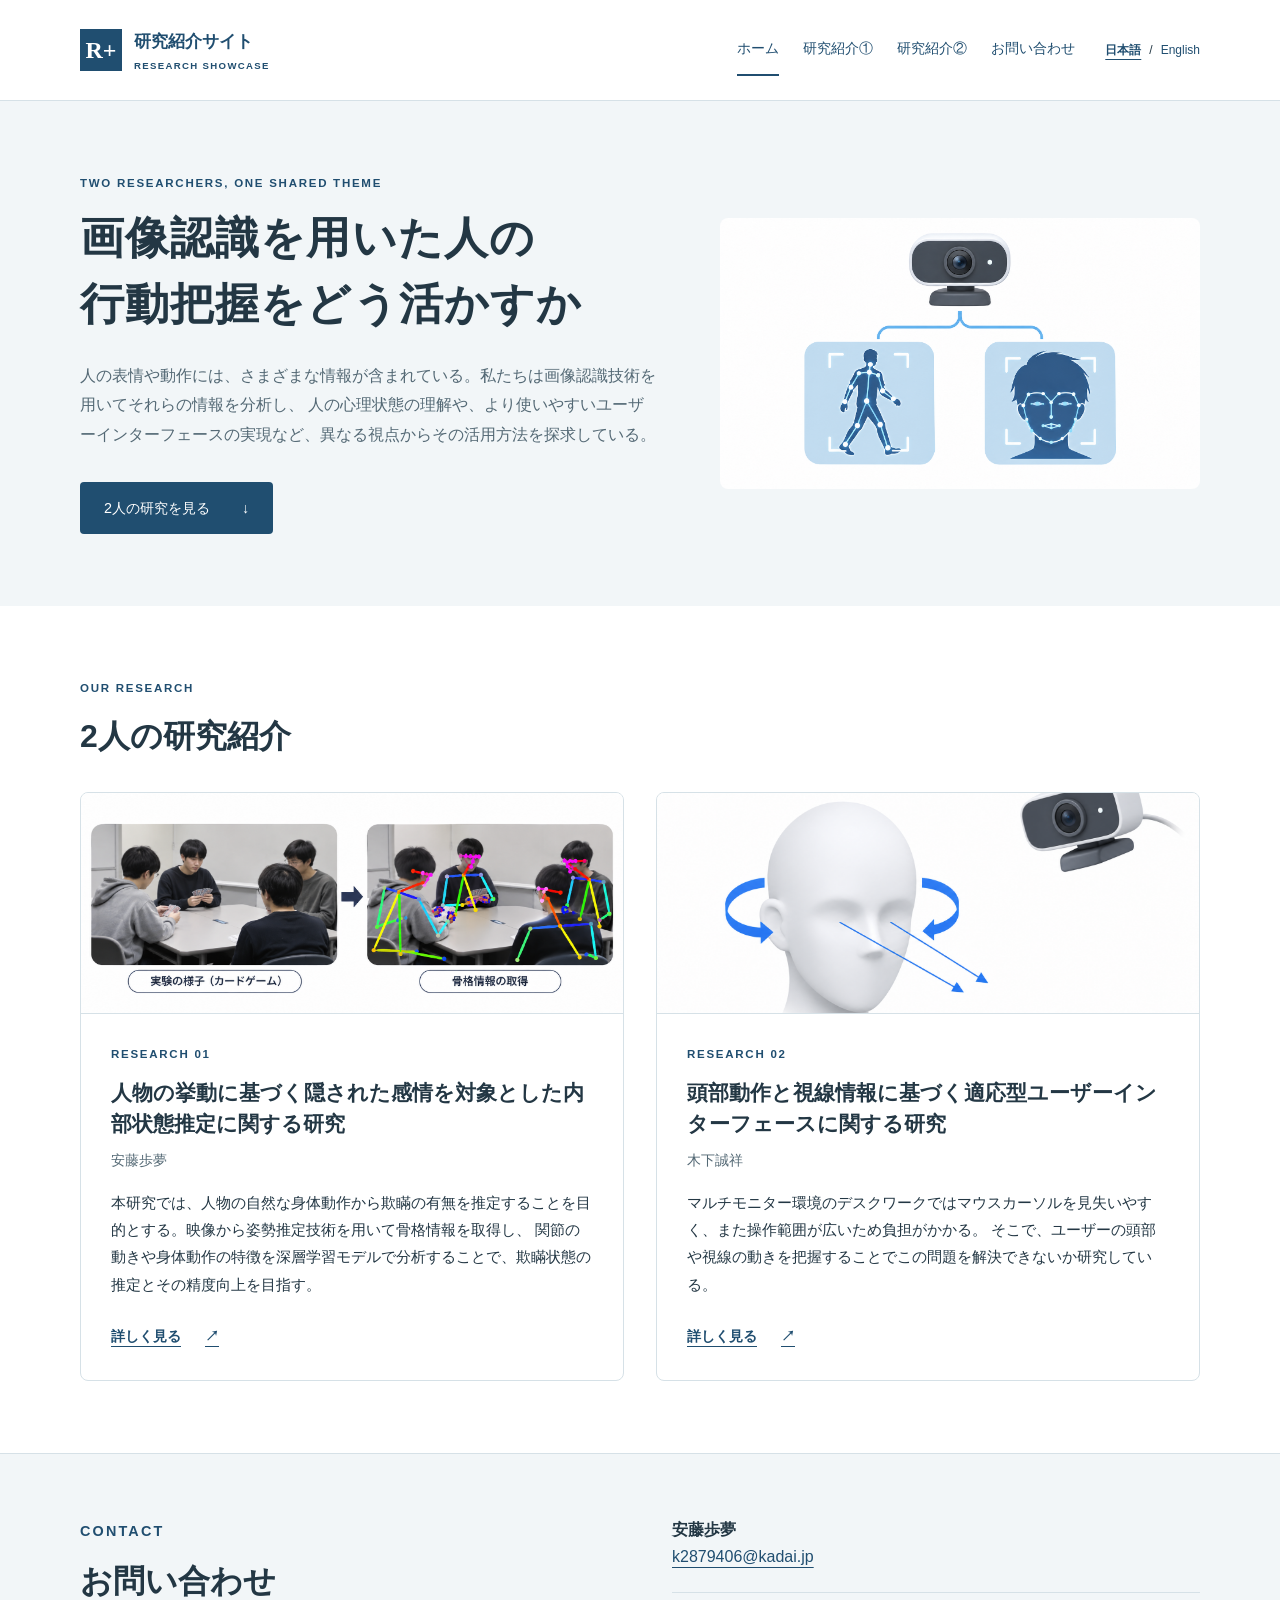
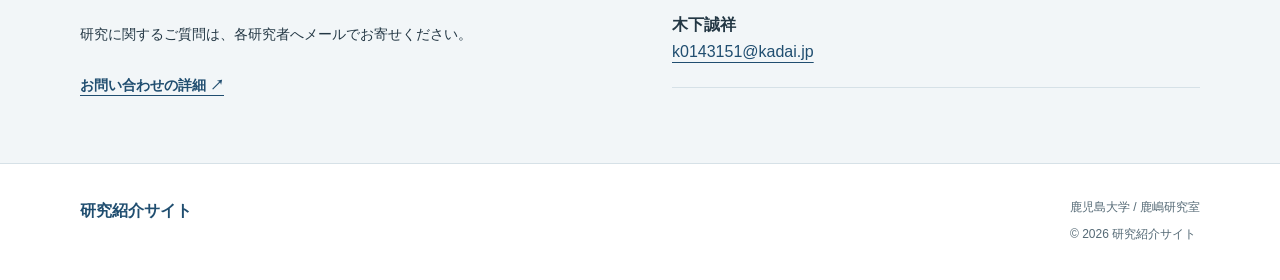
<file: index.html>
<!doctype html>
<html lang="ja">
  <head>
    <meta charset="utf-8">
    <meta name="viewport" content="width=device-width, initial-scale=1">
    <title>2人の研究紹介 | 研究紹介サイト</title>
    <meta name="description" content="2人の学生の研究背景・目的・手法をご紹介します。研究内容と連絡先は現在準備中です。">
    <link rel="alternate" hreflang="ja" href="index.html">
    <link rel="alternate" hreflang="en" href="en/index.html">
    <link rel="stylesheet" href="css/style.css">
    <link rel="stylesheet" href="css/responsive.css">
  </head>
  <body>
    <a class="skip-link" href="#main">本文へ移動</a>

    <header class="site-header">
      <div class="container header-inner">
        <a class="brand" href="index.html"><span class="brand-mark" aria-hidden="true">R+</span><span>研究紹介サイト<small>RESEARCH SHOWCASE</small></span></a>

        <nav class="main-nav" aria-label="メインナビゲーション">
          <a href="index.html" aria-current="page">ホーム</a>
          <a href="research1.html">研究紹介①</a>
          <a href="research2.html">研究紹介②</a>
          <a href="contact.html">お問い合わせ</a>
        </nav>

        <nav class="languages" aria-label="Language">
          <a href="index.html" lang="ja" hreflang="ja" aria-current="page">日本語</a>
          <span aria-hidden="true">/</span>
          <a href="en/index.html" lang="en" hreflang="en">English</a>
        </nav>
      </div>
    </header>

    <main id="main">

      <section class="hero">
        <div class="container hero-layout">
          <div>
            <p class="eyebrow">TWO RESEARCHERS, ONE SHARED THEME</p>
            <h1>画像認識を用いた人の<br>行動把握をどう活かすか</h1>
            <p class="hero-description">人の表情や動作には、さまざまな情報が含まれている。私たちは画像認識技術を用いてそれらの情報を分析し、
              人の心理状態の理解や、より使いやすいユーザーインターフェースの実現など、異なる視点からその活用方法を探求している。</p>
            <a class="button" href="#research">2人の研究を見る <span aria-hidden="true">↓</span></a>
          </div>
          <div class="hero-image">
            <img
              src="images/共通テーマ画像.png"
              alt="頭部や視線の行動把握"
            >
          </div>
        </div>
      </section>

      <section class="section container" id="research">
        <div class="section-heading">
          <div>
            <p class="eyebrow">OUR RESEARCH</p>
            <h2>2人の研究紹介</h2>
          </div>
        </div>
        <div class="research-grid">

          <article class="research-card">
            <div class="card-image">
              <img
                src="images/研究画像1.png"
                alt="1人目の研究画像の内容を説明"
                loading="lazy"
              >
            </div>
            <div class="card-body">
              <p class="eyebrow">RESEARCH 01</p>
              <h3>人物の挙動に基づく隠された感情を対象とした内部状態推定に関する研究</h3>
              <p class="researcher">安藤歩夢</p>
              <p>本研究では、人物の自然な身体動作から欺瞞の有無を推定することを目的とする。映像から姿勢推定技術を用いて骨格情報を取得し、
                関節の動きや身体動作の特徴を深層学習モデルで分析することで、欺瞞状態の推定とその精度向上を目指す。</p>
              <a class="text-link" href="research1.html">詳しく見る <span aria-hidden="true">↗</span></a>
            </div>
          </article>

          <article class="research-card">
            <div class="card-image">
              <img
                src="images/研究画像2.png"
                alt="ユーザーインターフェースの説明画像"
                loading="lazy"
              >
            </div>
            <div class="card-body">
              <p class="eyebrow">RESEARCH 02</p>
              <h3>頭部動作と視線情報に基づく適応型ユーザーインターフェースに関する研究</h3>
              <p class="researcher">木下誠祥</p>
              <p>マルチモニター環境のデスクワークではマウスカーソルを見失いやすく、また操作範囲が広いため負担がかかる。
                そこで、ユーザーの頭部や視線の動きを把握することでこの問題を解決できないか研究している。</p>
              <a class="text-link" href="research2.html">詳しく見る <span aria-hidden="true">↗</span></a>
            </div>
          </article>
        </div>
      </section>

      <section class="contact-section" id="contact">
        <div class="container contact-layout">
          <div>
            <p class="eyebrow">CONTACT</p>
            <h2>お問い合わせ</h2>
            <p>研究に関するご質問は、各研究者へメールでお寄せください。</p>
            <a class="text-link" href="contact.html">お問い合わせの詳細 ↗</a>
          </div>
          <div class="contact-list">
            <div>
              <h3>安藤歩夢</h3>
              <a href="mailto:k2879406@kadai.jp">k2879406@kadai.jp</a>
            </div>
            <div>
              <h3>木下誠祥</h3>
              <a href="mailto:k0143151@kadai.jp">k0143151@kadai.jp</a>
            </div>
          </div>
        </div>
      </section>
    </main>

    <footer class="site-footer">
      <div class="container footer-inner">
        <a class="footer-name" href="index.html">研究紹介サイト</a>
        <div>
          <p>鹿児島大学 / 鹿嶋研究室</p>
          <small>&copy; 2026 研究紹介サイト</small>
        </div>
      </div>
    </footer>
  </body>
</html>
</file>
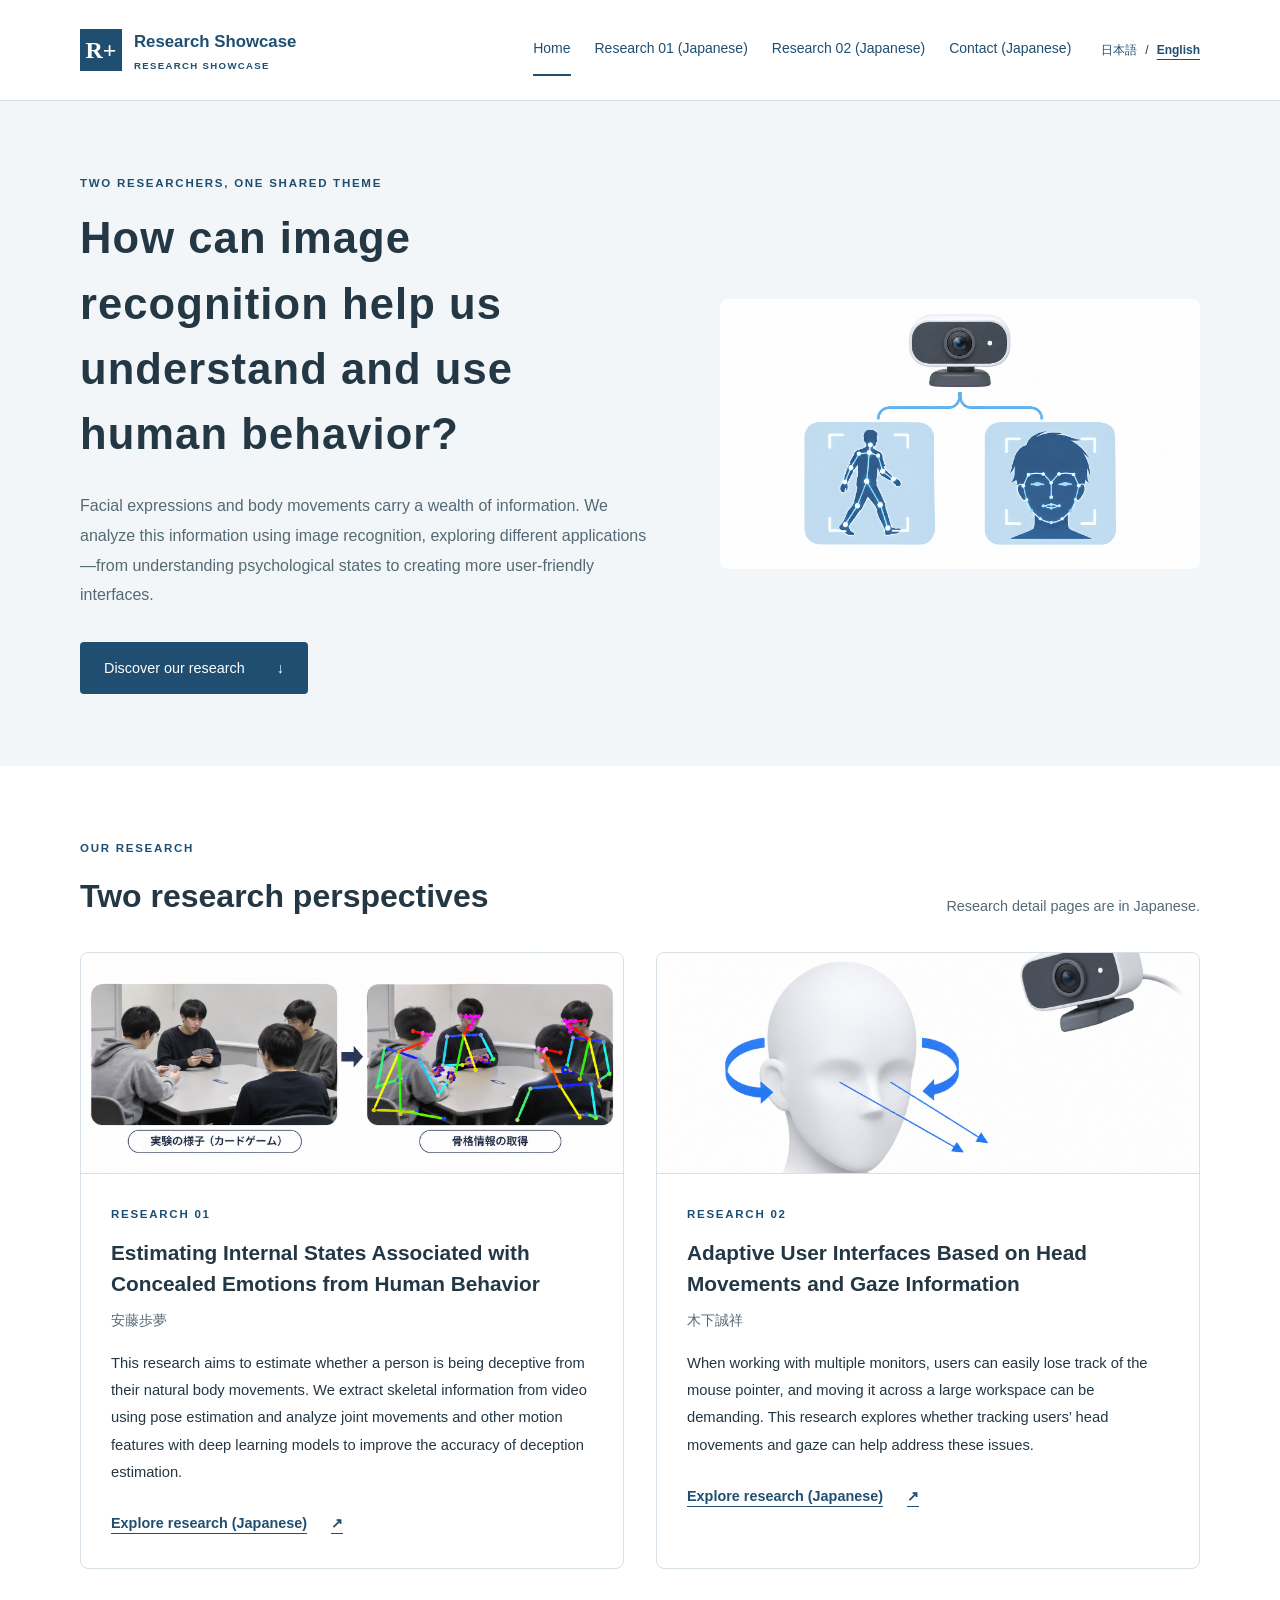
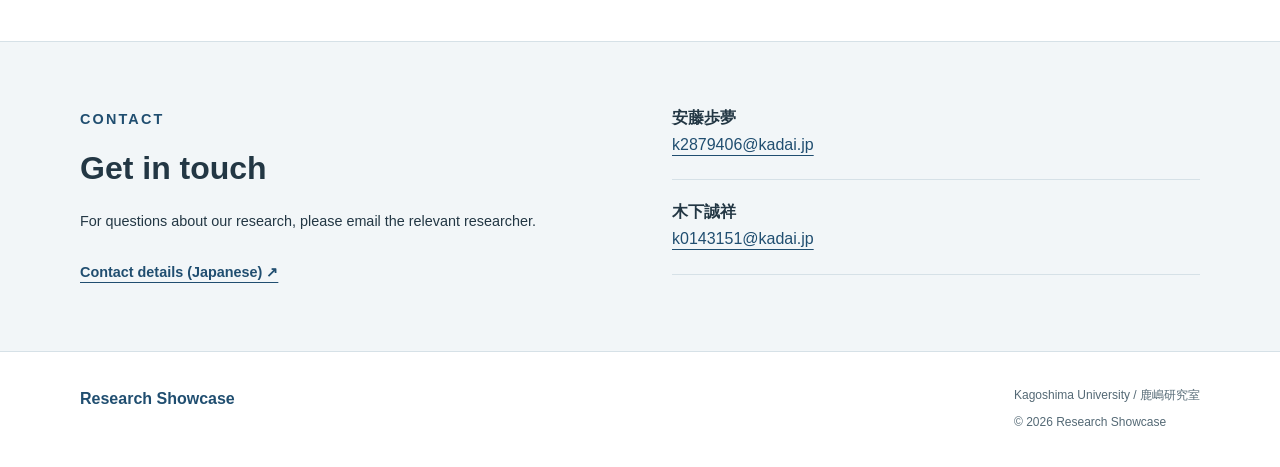
<file: en/index.html>
<!doctype html>
<html lang="en">
  <head>
    <meta charset="utf-8">
    <meta name="viewport" content="width=device-width, initial-scale=1">
    <title>Two research perspectives | Research Showcase</title>
    <meta name="description" content="Explore two student research projects on image-based human behavior analysis: estimating concealed emotions and developing adaptive interfaces using head movements and gaze.">
    <link rel="alternate" hreflang="ja" href="../index.html">
    <link rel="alternate" hreflang="en" href="index.html">
    <link rel="stylesheet" href="../css/style.css">
    <link rel="stylesheet" href="../css/responsive.css">
  </head>
  <body>
    <a class="skip-link" href="#main">Skip to content</a>

    <header class="site-header">
      <div class="container header-inner">
        <a class="brand" href="index.html"><span class="brand-mark" aria-hidden="true">R+</span><span>Research Showcase<small>RESEARCH SHOWCASE</small></span></a>

        <nav class="main-nav" aria-label="Main navigation">
          <a href="index.html" aria-current="page">Home</a>
          <a href="../research1.html" hreflang="ja">Research 01 (Japanese)</a>
          <a href="../research2.html" hreflang="ja">Research 02 (Japanese)</a>
          <a href="../contact.html" hreflang="ja">Contact (Japanese)</a>
        </nav>

        <nav class="languages" aria-label="Language">
          <a href="../index.html" lang="ja" hreflang="ja">日本語</a>
          <span aria-hidden="true">/</span>
          <a href="index.html" lang="en" hreflang="en" aria-current="page">English</a>
        </nav>
      </div>
    </header>

    <main id="main">

      <section class="hero">
        <div class="container hero-layout">
          <div>
            <p class="eyebrow">TWO RESEARCHERS, ONE SHARED THEME</p>
            <h1>How can image recognition help us understand and use human behavior?</h1>
            <p class="hero-description">Facial expressions and body movements carry a wealth of information.
              We analyze this information using image recognition, exploring different applications—from understanding psychological states to creating more user-friendly interfaces.</p>
            <a class="button" href="#research">Discover our research <span aria-hidden="true">↓</span></a>
          </div>
          <div class="hero-image">
            <img
              src="../images/共通テーマ画像.png"
              alt="Understanding human behavior through head movements and gaze"
            >
          </div>
        </div>
      </section>

      <section class="section container" id="research">
        <div class="section-heading">
          <div>
            <p class="eyebrow">OUR RESEARCH</p>
            <h2>Two research perspectives</h2>
          </div>
          <p>Research detail pages are in Japanese.</p>
        </div>
        <div class="research-grid">

          <article class="research-card">
            <div class="card-image">
              <img
                src="../images/研究画像1.png"
                alt="Illustration of the research on estimating internal states from human behavior"
                loading="lazy"
              >
            </div>
            <div class="card-body">
              <p class="eyebrow">RESEARCH 01</p>
              <h3>Estimating Internal States Associated with Concealed Emotions from Human Behavior</h3>
              <p class="researcher" lang="ja">安藤歩夢</p>
              <p>This research aims to estimate whether a person is being deceptive from their natural body movements.
                We extract skeletal information from video using pose estimation and analyze joint movements and other motion features with deep learning models to improve the accuracy of deception estimation.</p>
              <a class="text-link" href="../research1.html" hreflang="ja">Explore research (Japanese) <span aria-hidden="true">↗</span></a>
            </div>
          </article>

          <article class="research-card">
            <div class="card-image">
              <img
                src="../images/研究画像2.png"
                alt="Illustration explaining the user interface"
                loading="lazy"
              >
            </div>
            <div class="card-body">
              <p class="eyebrow">RESEARCH 02</p>
              <h3>Adaptive User Interfaces Based on Head Movements and Gaze Information</h3>
              <p class="researcher" lang="ja">木下誠祥</p>
              <p>When working with multiple monitors, users can easily lose track of the mouse pointer, and moving it across a large workspace can be demanding.
                This research explores whether tracking users’ head movements and gaze can help address these issues.</p>
              <a class="text-link" href="../research2.html" hreflang="ja">Explore research (Japanese) <span aria-hidden="true">↗</span></a>
            </div>
          </article>
        </div>
      </section>

      <section class="contact-section" id="contact">
        <div class="container contact-layout">
          <div>
            <p class="eyebrow">CONTACT</p>
            <h2>Get in touch</h2>
            <p>For questions about our research, please email the relevant researcher.</p>
            <a class="text-link" href="../contact.html" hreflang="ja">Contact details (Japanese) ↗</a>
          </div>
          <div class="contact-list">
            <div>
              <h3 lang="ja">安藤歩夢</h3>
              <a href="mailto:k2879406@kadai.jp">k2879406@kadai.jp</a>
            </div>
            <div>
              <h3 lang="ja">木下誠祥</h3>
              <a href="mailto:k0143151@kadai.jp">k0143151@kadai.jp</a>
            </div>
          </div>
        </div>
      </section>
    </main>

    <footer class="site-footer">
      <div class="container footer-inner">
        <a class="footer-name" href="index.html">Research Showcase</a>
        <div>
          <p>Kagoshima University / <span lang="ja">鹿嶋研究室</span></p>
          <small>&copy; 2026 Research Showcase</small>
        </div>
      </div>
    </footer>
  </body>
</html>
</file>
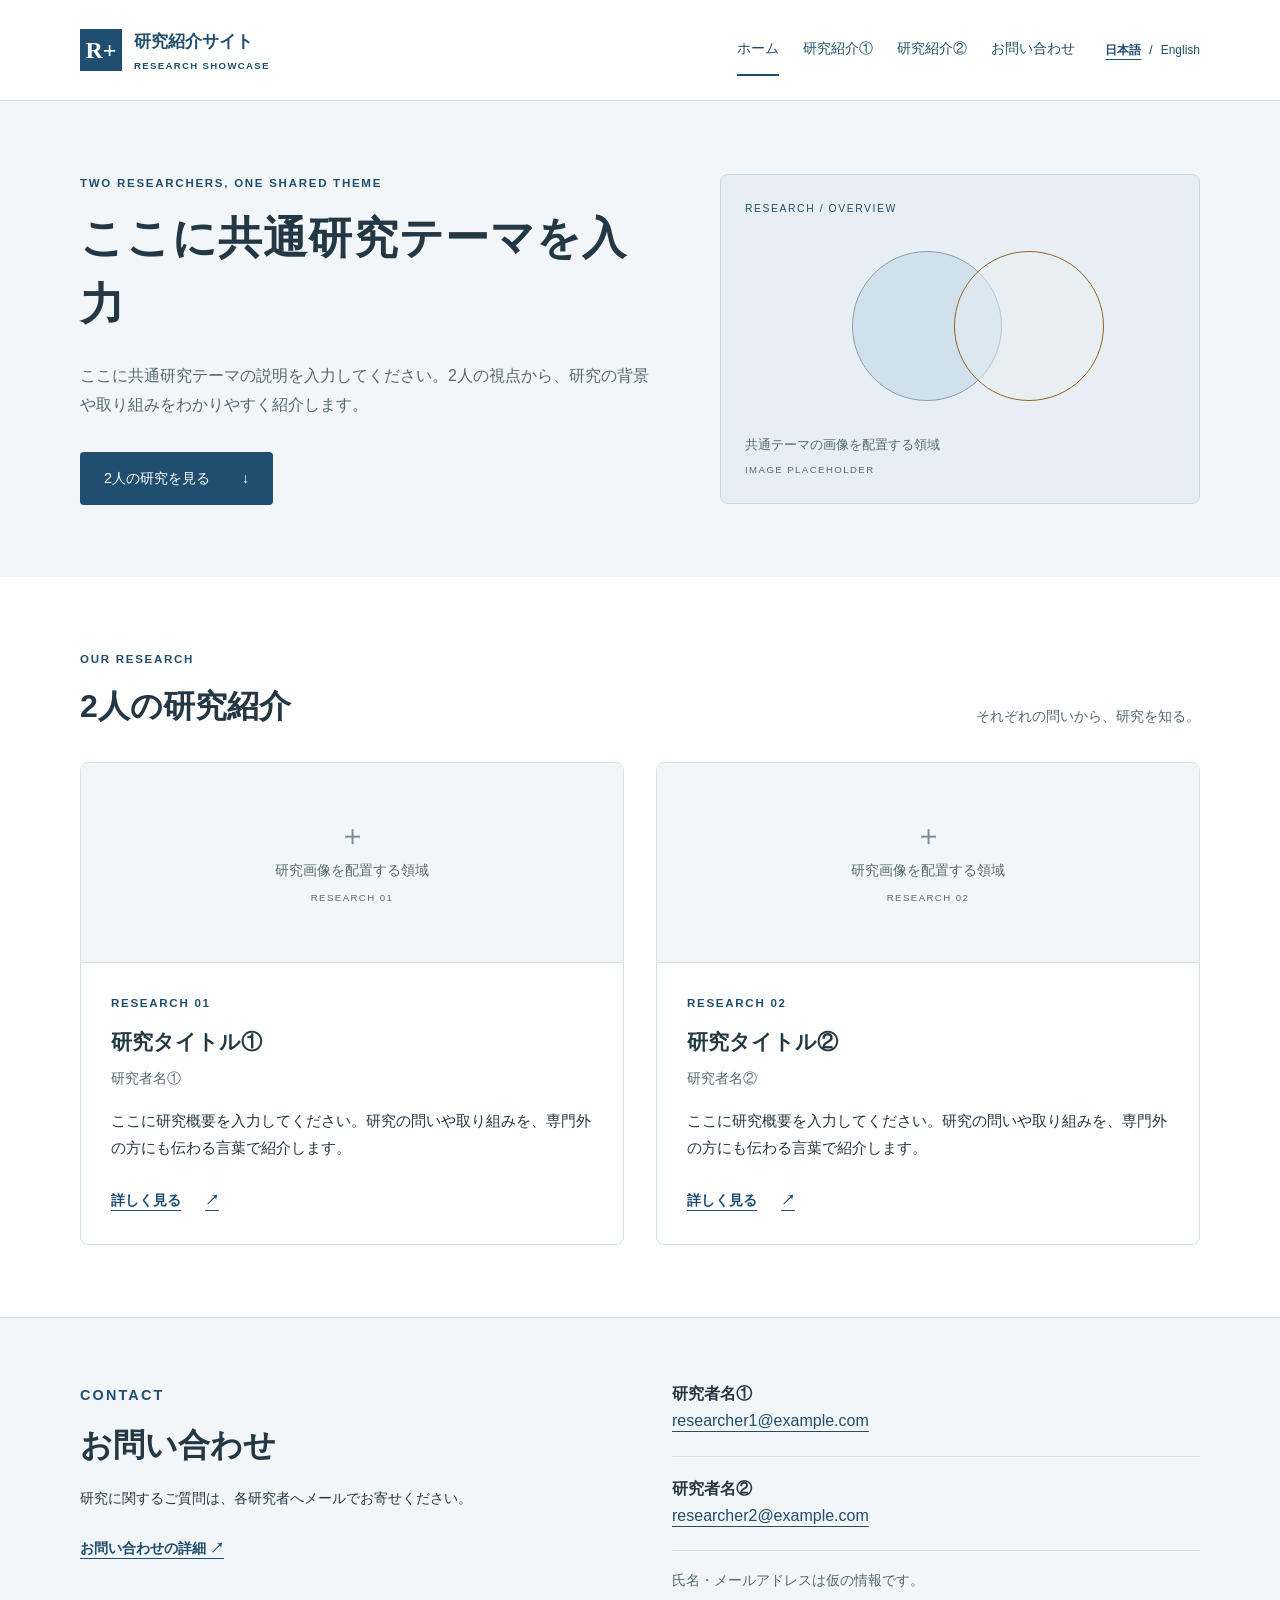
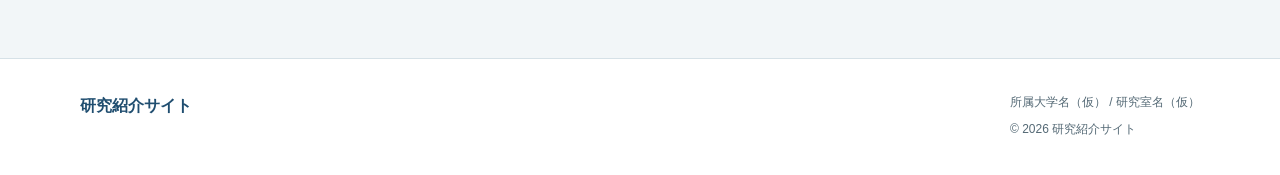
<file: research-website/index.html>
<!doctype html>
<html lang="ja"><head><meta charset="utf-8"><meta name="viewport" content="width=device-width, initial-scale=1"><title>2人の研究紹介 | 研究紹介サイト</title><meta name="description" content="2人の学生の研究背景・目的・手法をご紹介します。研究内容と連絡先は現在準備中です。"><link rel="alternate" hreflang="ja" href="index.html"><link rel="alternate" hreflang="en" href="en/index.html">
<link rel="stylesheet" href="css/style.css"><link rel="stylesheet" href="css/responsive.css"></head><body>
<a class="skip-link" href="#main">本文へ移動</a>
<header class="site-header"><div class="container header-inner"><a class="brand" href="index.html"><span class="brand-mark" aria-hidden="true">R+</span><span>研究紹介サイト<small>RESEARCH SHOWCASE</small></span></a><nav class="main-nav" aria-label="メインナビゲーション"><a href="index.html" aria-current="page">ホーム</a>
<a href="research1.html">研究紹介①</a>
<a href="research2.html">研究紹介②</a>
<a href="contact.html">お問い合わせ</a></nav><nav class="languages" aria-label="Language"><a href="index.html" lang="ja" hreflang="ja" aria-current="page">日本語</a><span aria-hidden="true">/</span><a href="en/index.html" lang="en" hreflang="en">English</a></nav></div></header>
<main id="main"><section class="hero"><div class="container hero-layout"><div><p class="eyebrow">TWO RESEARCHERS, ONE SHARED THEME</p><h1>ここに共通研究テーマを入力</h1><p class="hero-description">ここに共通研究テーマの説明を入力してください。2人の視点から、研究の背景や取り組みをわかりやすく紹介します。</p><a class="button" href="#research">2人の研究を見る <span aria-hidden="true">↓</span></a></div><div class="hero-placeholder"><span class="visual-index">RESEARCH / OVERVIEW</span><div class="abstract-shape" aria-hidden="true"><span></span><span></span></div><p>共通テーマの画像を配置する領域<small>IMAGE PLACEHOLDER</small></p></div></div></section>
<section class="section container" id="research"><div class="section-heading"><div><p class="eyebrow">OUR RESEARCH</p><h2>2人の研究紹介</h2></div><p>それぞれの問いから、研究を知る。</p></div><div class="research-grid"><article class="research-card"><div class="media-placeholder card-media"><span class="plus" aria-hidden="true">＋</span><span>研究画像を配置する領域</span><small>RESEARCH 01</small></div><div class="card-body"><p class="eyebrow">RESEARCH 01</p><h3>研究タイトル①</h3><p class="researcher">研究者名①</p><p>ここに研究概要を入力してください。研究の問いや取り組みを、専門外の方にも伝わる言葉で紹介します。</p><a class="text-link" href="research1.html">詳しく見る <span aria-hidden="true">↗</span></a></div></article>
<article class="research-card"><div class="media-placeholder card-media"><span class="plus" aria-hidden="true">＋</span><span>研究画像を配置する領域</span><small>RESEARCH 02</small></div><div class="card-body"><p class="eyebrow">RESEARCH 02</p><h3>研究タイトル②</h3><p class="researcher">研究者名②</p><p>ここに研究概要を入力してください。研究の問いや取り組みを、専門外の方にも伝わる言葉で紹介します。</p><a class="text-link" href="research2.html">詳しく見る <span aria-hidden="true">↗</span></a></div></article></div></section>
<section class="contact-section" id="contact"><div class="container contact-layout"><div><p class="eyebrow">CONTACT</p><h2>お問い合わせ</h2><p>研究に関するご質問は、各研究者へメールでお寄せください。</p><a class="text-link" href="contact.html">お問い合わせの詳細 ↗</a></div><div class="contact-list"><div><h3>研究者名①</h3><a href="mailto:researcher1@example.com">researcher1@example.com</a></div><div><h3>研究者名②</h3><a href="mailto:researcher2@example.com">researcher2@example.com</a></div><p class="muted">氏名・メールアドレスは仮の情報です。</p></div></div></section></main>
<footer class="site-footer"><div class="container footer-inner"><a class="footer-name" href="index.html">研究紹介サイト</a><div><p>所属大学名（仮） / 研究室名（仮）</p><small>&copy; 2026 研究紹介サイト</small></div></div></footer></body></html>
</file>
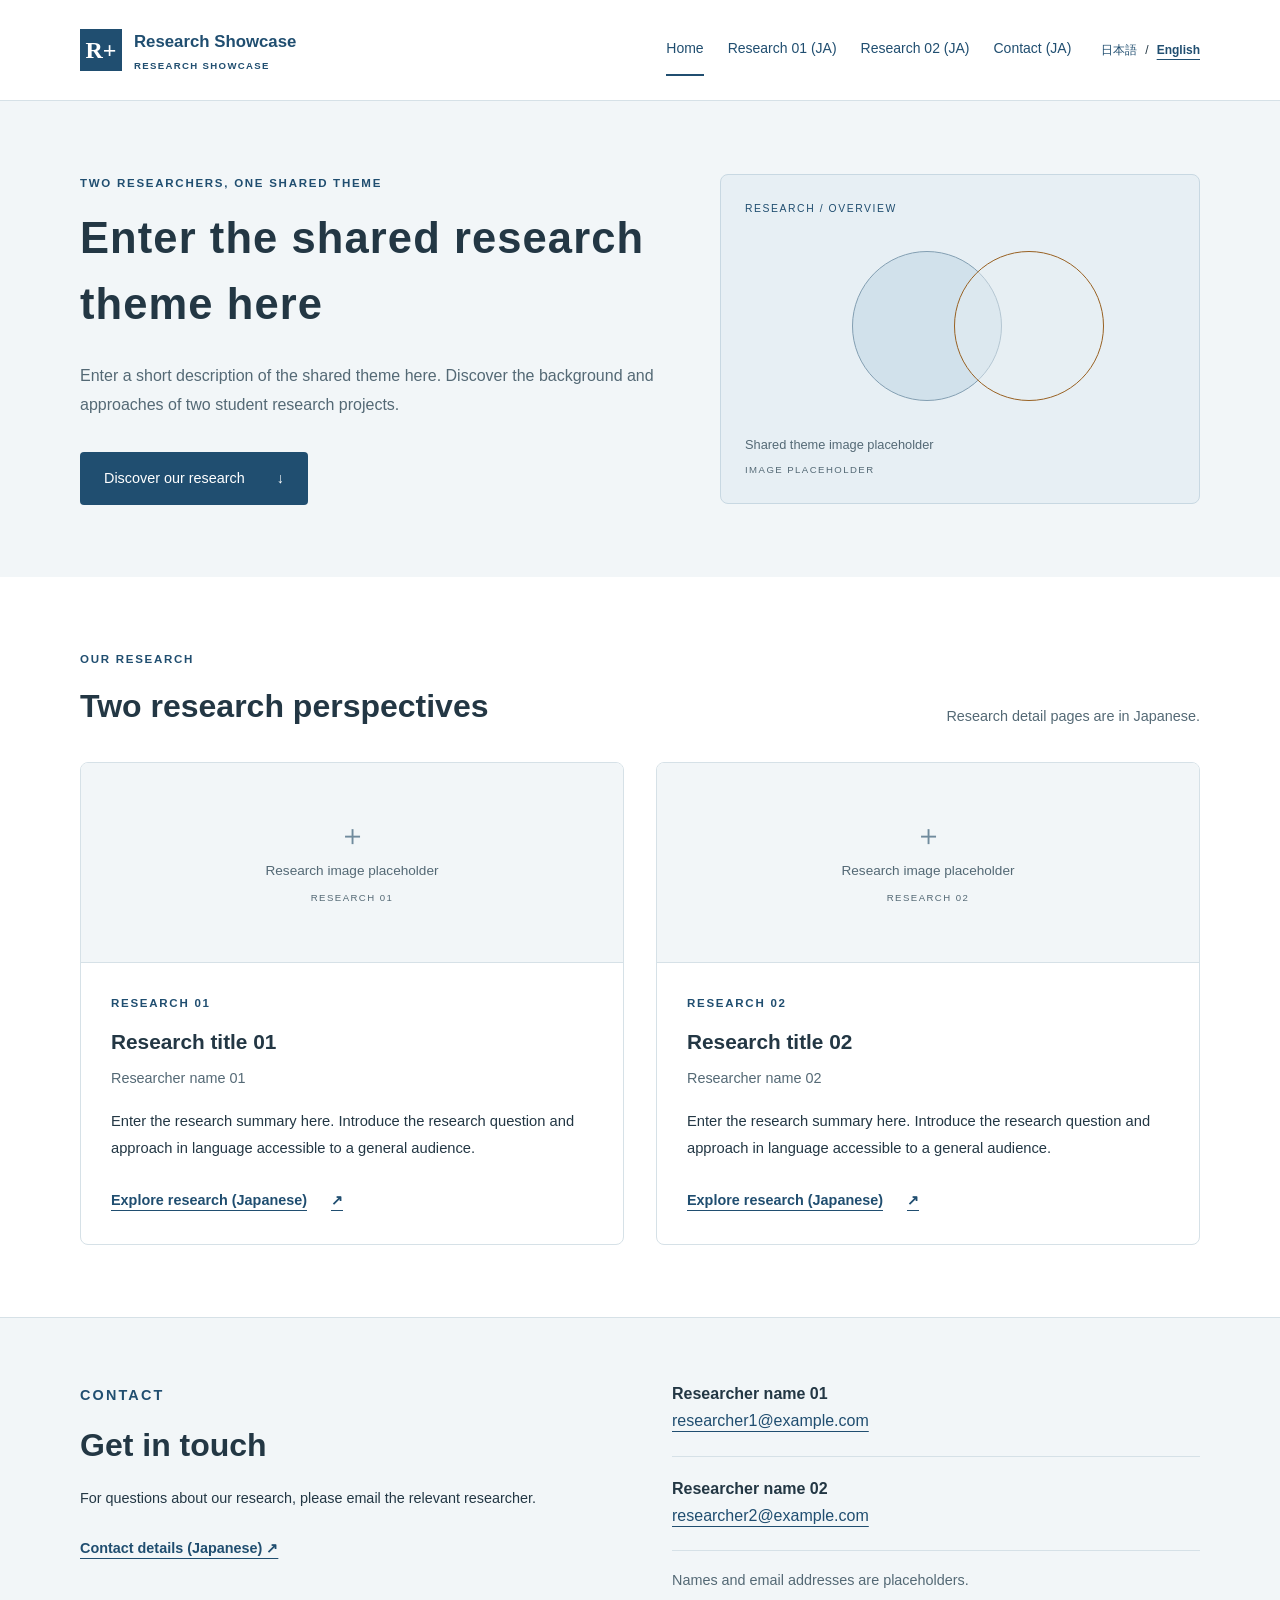
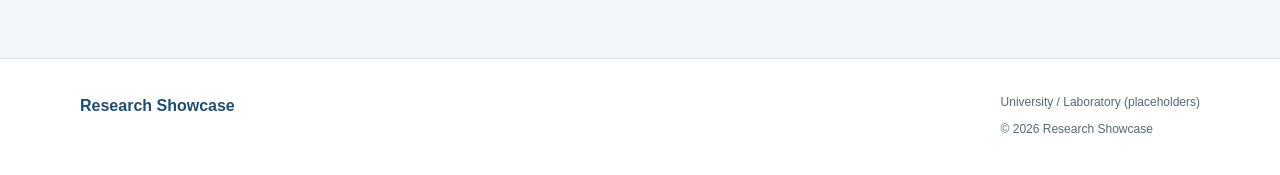
<file: research-website/en/index.html>
<!doctype html>
<html lang="en"><head><meta charset="utf-8"><meta name="viewport" content="width=device-width, initial-scale=1"><title>Two research perspectives | Research Showcase</title><meta name="description" content="An accessible introduction to two student research projects. Research content and contact details are currently placeholders."><link rel="alternate" hreflang="ja" href="../index.html"><link rel="alternate" hreflang="en" href="index.html">
<link rel="stylesheet" href="../css/style.css"><link rel="stylesheet" href="../css/responsive.css"></head><body>
<a class="skip-link" href="#main">Skip to content</a>
<header class="site-header"><div class="container header-inner"><a class="brand" href="index.html"><span class="brand-mark" aria-hidden="true">R+</span><span>Research Showcase<small>RESEARCH SHOWCASE</small></span></a><nav class="main-nav" aria-label="Main navigation"><a href="index.html" aria-current="page">Home</a>
<a href="../research1.html">Research 01 (JA)</a>
<a href="../research2.html">Research 02 (JA)</a>
<a href="../contact.html">Contact (JA)</a></nav><nav class="languages" aria-label="Language"><a href="../index.html" lang="ja" hreflang="ja">日本語</a><span aria-hidden="true">/</span><a href="index.html" lang="en" hreflang="en" aria-current="page">English</a></nav></div></header>
<main id="main"><section class="hero"><div class="container hero-layout"><div><p class="eyebrow">TWO RESEARCHERS, ONE SHARED THEME</p><h1>Enter the shared research theme here</h1><p class="hero-description">Enter a short description of the shared theme here. Discover the background and approaches of two student research projects.</p><a class="button" href="#research">Discover our research <span aria-hidden="true">↓</span></a></div><div class="hero-placeholder"><span class="visual-index">RESEARCH / OVERVIEW</span><div class="abstract-shape" aria-hidden="true"><span></span><span></span></div><p>Shared theme image placeholder<small>IMAGE PLACEHOLDER</small></p></div></div></section>
<section class="section container" id="research"><div class="section-heading"><div><p class="eyebrow">OUR RESEARCH</p><h2>Two research perspectives</h2></div><p>Research detail pages are in Japanese.</p></div><div class="research-grid"><article class="research-card"><div class="media-placeholder card-media"><span class="plus" aria-hidden="true">＋</span><span>Research image placeholder</span><small>RESEARCH 01</small></div><div class="card-body"><p class="eyebrow">RESEARCH 01</p><h3>Research title 01</h3><p class="researcher">Researcher name 01</p><p>Enter the research summary here. Introduce the research question and approach in language accessible to a general audience.</p><a class="text-link" href="../research1.html">Explore research (Japanese) <span aria-hidden="true">↗</span></a></div></article>
<article class="research-card"><div class="media-placeholder card-media"><span class="plus" aria-hidden="true">＋</span><span>Research image placeholder</span><small>RESEARCH 02</small></div><div class="card-body"><p class="eyebrow">RESEARCH 02</p><h3>Research title 02</h3><p class="researcher">Researcher name 02</p><p>Enter the research summary here. Introduce the research question and approach in language accessible to a general audience.</p><a class="text-link" href="../research2.html">Explore research (Japanese) <span aria-hidden="true">↗</span></a></div></article></div></section>
<section class="contact-section" id="contact"><div class="container contact-layout"><div><p class="eyebrow">CONTACT</p><h2>Get in touch</h2><p>For questions about our research, please email the relevant researcher.</p><a class="text-link" href="../contact.html">Contact details (Japanese) ↗</a></div><div class="contact-list"><div><h3>Researcher name 01</h3><a href="mailto:researcher1@example.com">researcher1@example.com</a></div><div><h3>Researcher name 02</h3><a href="mailto:researcher2@example.com">researcher2@example.com</a></div><p class="muted">Names and email addresses are placeholders.</p></div></div></section></main>
<footer class="site-footer"><div class="container footer-inner"><a class="footer-name" href="index.html">Research Showcase</a><div><p>University / Laboratory (placeholders)</p><small>&copy; 2026 Research Showcase</small></div></div></footer></body></html>
</file>
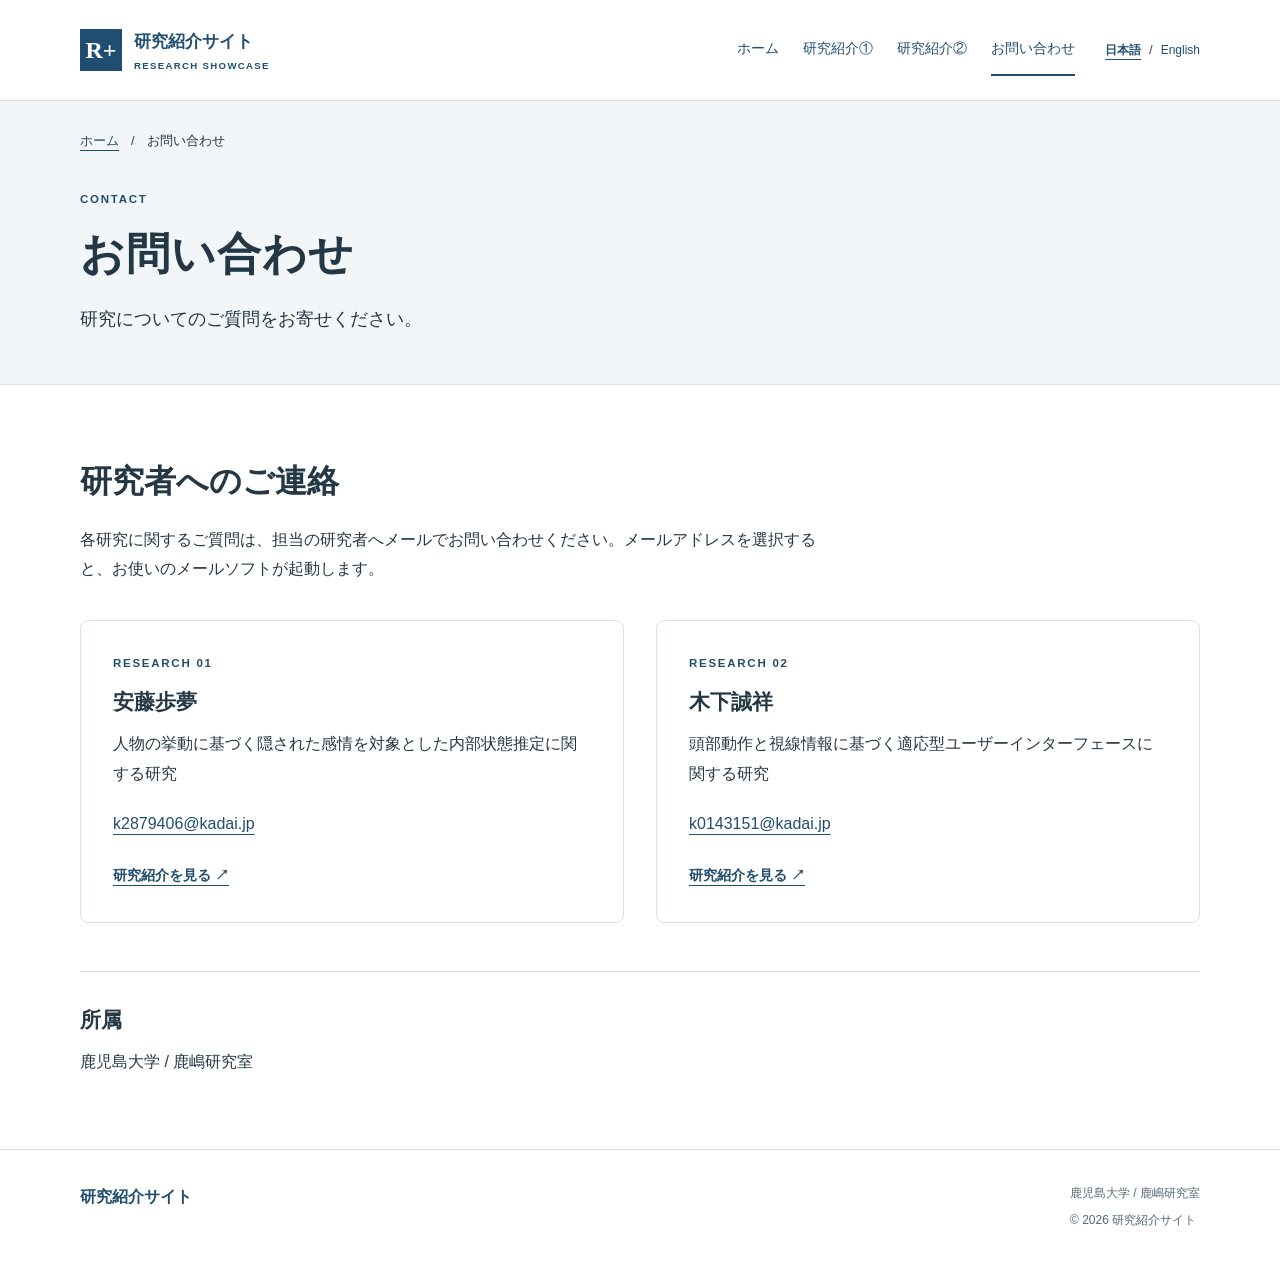
<file: contact.html>
<!doctype html>
<html lang="ja">
  <head>
    <meta charset="utf-8">
    <meta name="viewport" content="width=device-width, initial-scale=1">
    <title>お問い合わせ | 研究紹介サイト</title>
    <meta name="description" content="2人の研究者へのお問い合わせ先をご案内します。現在の氏名、メールアドレス、所属は仮の情報です。">
    <link rel="stylesheet" href="css/style.css">
    <link rel="stylesheet" href="css/responsive.css">
  </head>
  <body>
    <a class="skip-link" href="#main">本文へ移動</a>

    <header class="site-header">
      <div class="container header-inner">
        <a class="brand" href="index.html"><span class="brand-mark" aria-hidden="true">R+</span><span>研究紹介サイト<small>RESEARCH SHOWCASE</small></span></a>

        <nav class="main-nav" aria-label="メインナビゲーション">
          <a href="index.html">ホーム</a>
          <a href="research1.html">研究紹介①</a>
          <a href="research2.html">研究紹介②</a>
          <a href="contact.html" aria-current="page">お問い合わせ</a>
        </nav>

        <nav class="languages" aria-label="Language">
          <a href="index.html" lang="ja" hreflang="ja" aria-current="page">日本語</a>
          <span aria-hidden="true">/</span>
          <a href="en/index.html" lang="en" hreflang="en">English</a>
        </nav>
      </div>
    </header>

    <main id="main">
      <div class="page-heading">
        <div class="container">

          <nav class="breadcrumb" aria-label="パンくずリスト">
            <a href="index.html">ホーム</a>
            <span aria-hidden="true">/</span>
            <span>お問い合わせ</span>
          </nav>
          <p class="eyebrow">CONTACT</p>
          <h1>お問い合わせ</h1>
          <p class="lead">研究についてのご質問をお寄せください。</p>
        </div>
      </div>

      <section class="section container contact-page" aria-labelledby="contact-title">
        <h2 id="contact-title">研究者へのご連絡</h2>
        <p>各研究に関するご質問は、担当の研究者へメールでお問い合わせください。メールアドレスを選択すると、お使いのメールソフトが起動します。</p>
        <div class="research-grid contact-cards">

          <article class="contact-card">
            <p class="eyebrow">RESEARCH 01</p>
            <h3>安藤歩夢</h3>
            <p>人物の挙動に基づく隠された感情を対象とした内部状態推定に関する研究</p>
            <a class="email-link" href="mailto:k2879406@kadai.jp">k2879406@kadai.jp</a>
            <a class="text-link" href="research1.html">研究紹介を見る ↗</a>
          </article>

          <article class="contact-card">
            <p class="eyebrow">RESEARCH 02</p>
            <h3>木下誠祥</h3>
            <p>頭部動作と視線情報に基づく適応型ユーザーインターフェースに関する研究</p>
            <a class="email-link" href="mailto:k0143151@kadai.jp">k0143151@kadai.jp</a>
            <a class="text-link" href="research2.html">研究紹介を見る ↗</a>
          </article>
        </div>
        <div class="affiliation">
          <h2>所属</h2>
          <p>鹿児島大学 / 鹿嶋研究室</p>
        </div>
      </section>
    </main>

    <footer class="site-footer">
      <div class="container footer-inner">
        <a class="footer-name" href="index.html">研究紹介サイト</a>
        <div>
          <p>鹿児島大学 / 鹿嶋研究室</p>
          <small>&copy; 2026 研究紹介サイト</small>
        </div>
      </div>
    </footer>
  </body>
</html>
</file>
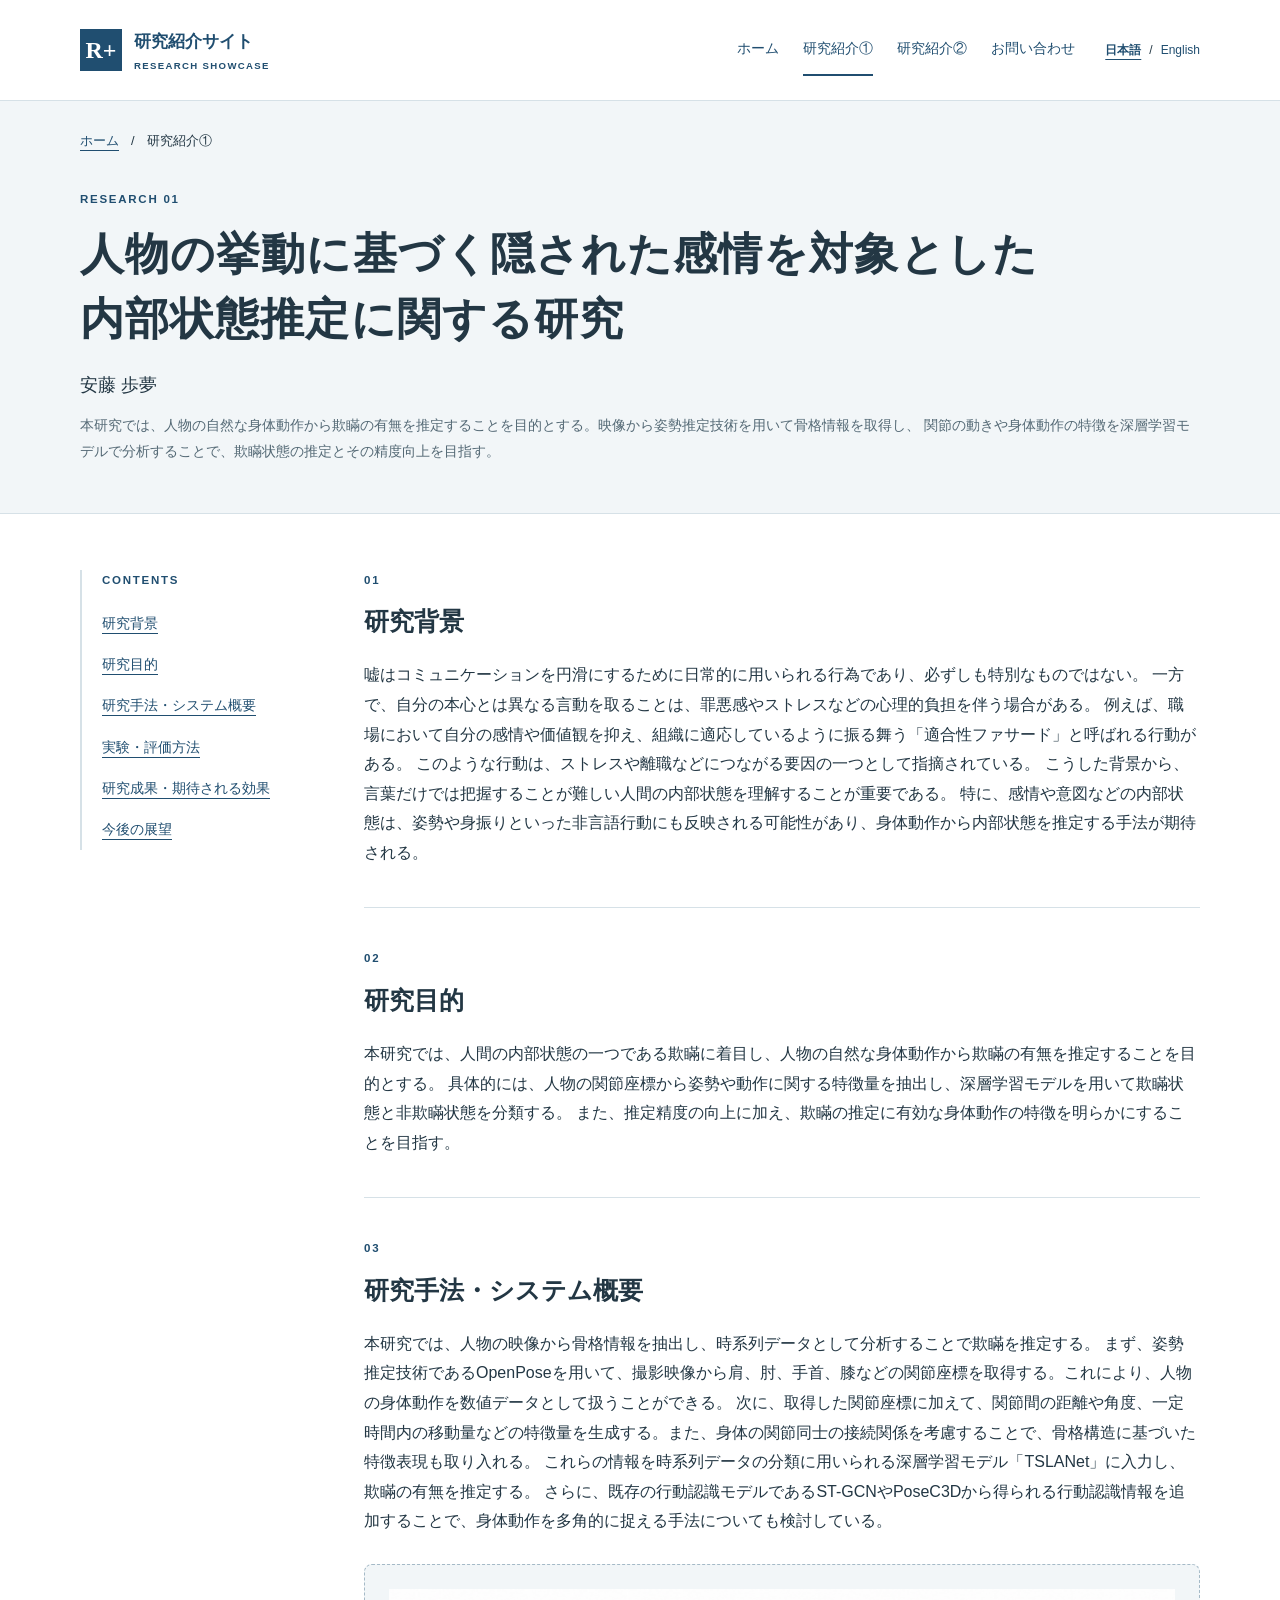
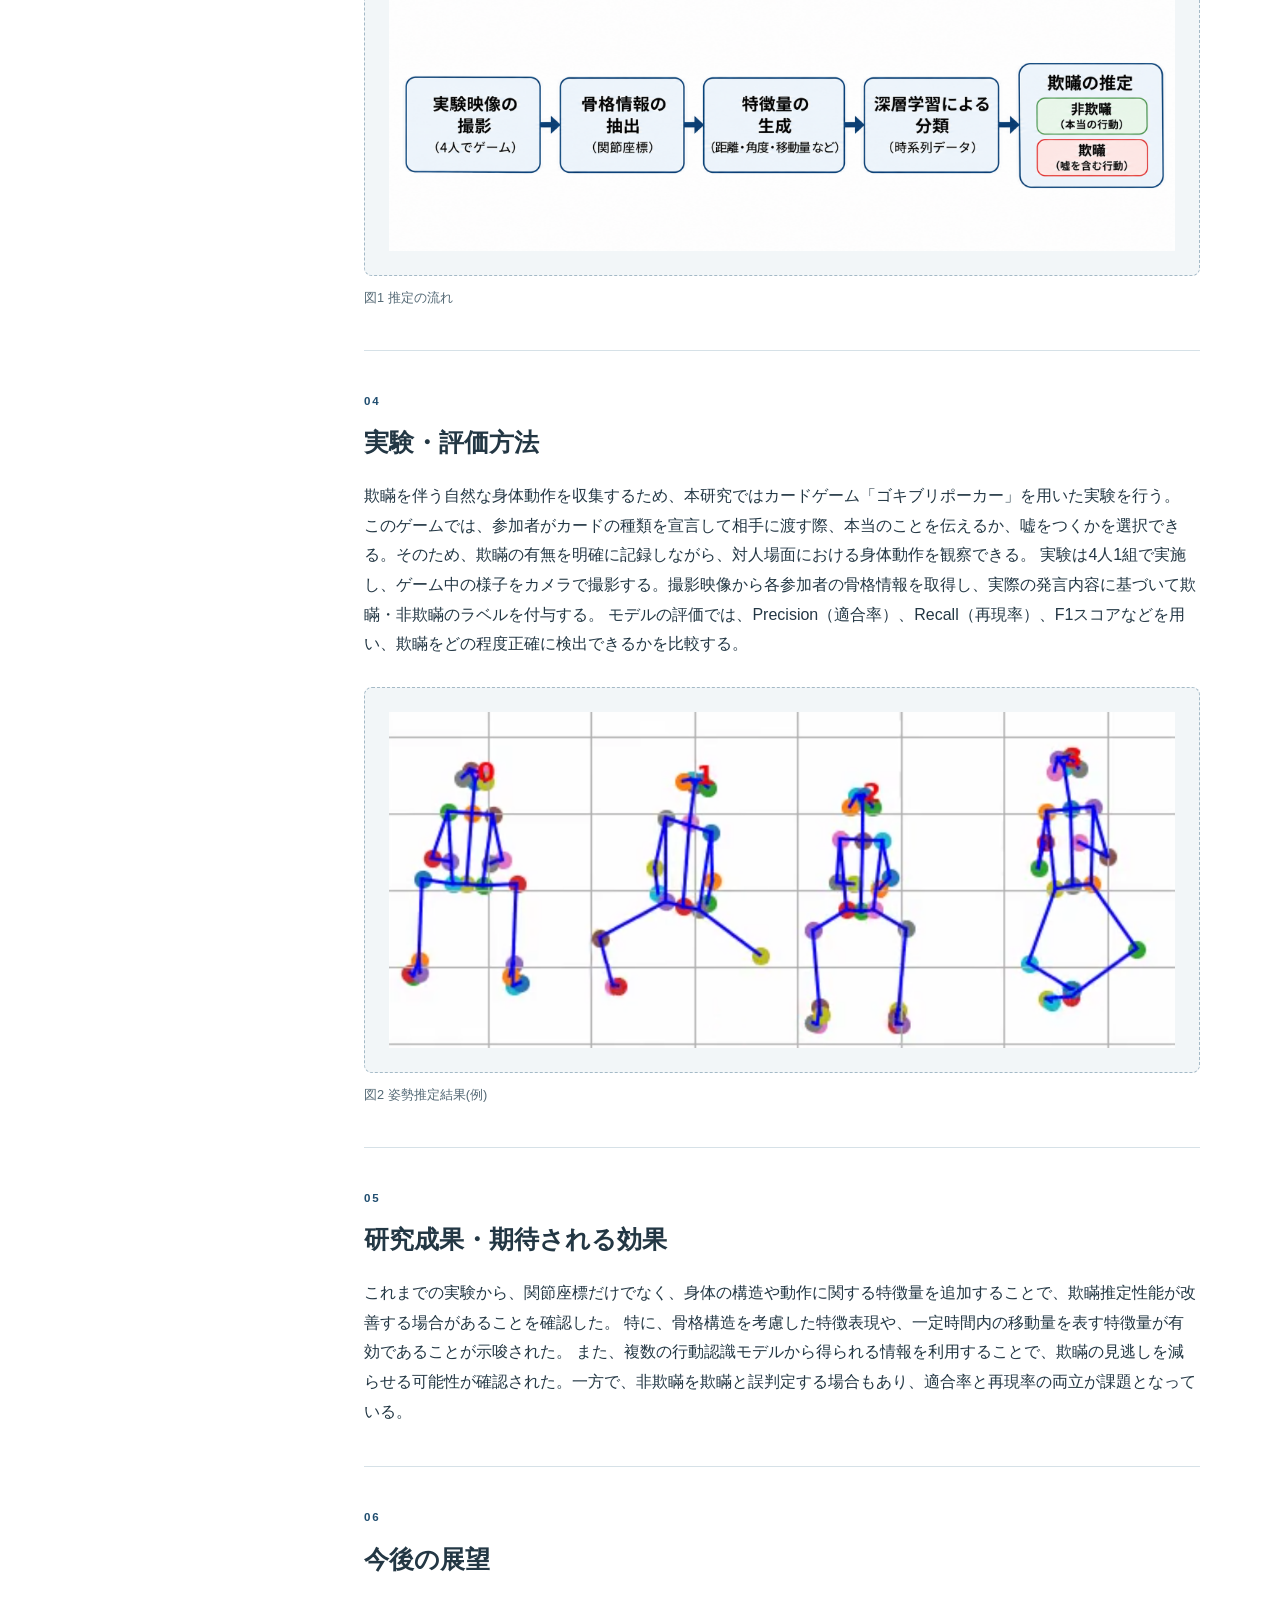
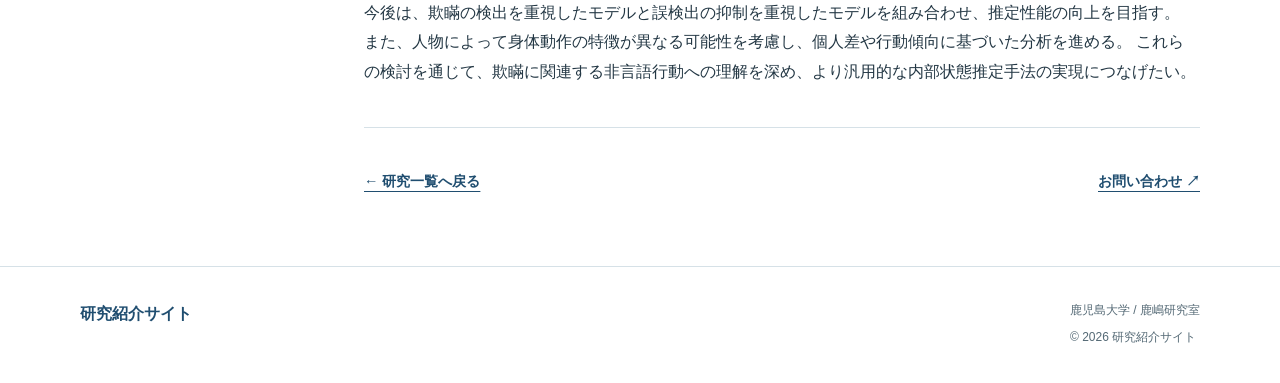
<file: research1.html>
<!doctype html>
<html lang="ja">
  <head>
    <meta charset="utf-8">
    <meta name="viewport" content="width=device-width, initial-scale=1">
    <title>人物の挙動に基づく隠された感情を対象とした内部状態推定に関する研究 | 研究紹介サイト</title>
    <meta name="description" content="研究タイトル① の背景、目的、研究手法、評価方法と今後の展望を紹介します。現在は編集用の仮テキストを掲載しています。">
    <link rel="stylesheet" href="css/style.css">
    <link rel="stylesheet" href="css/responsive.css">
  </head>
  <body>
    <a class="skip-link" href="#main">本文へ移動</a>

    <header class="site-header">
      <div class="container header-inner">
        <a class="brand" href="index.html"><span class="brand-mark" aria-hidden="true">R+</span><span>研究紹介サイト<small>RESEARCH SHOWCASE</small></span></a>

        <nav class="main-nav" aria-label="メインナビゲーション">
          <a href="index.html">ホーム</a>
          <a href="research1.html" aria-current="page">研究紹介①</a>
          <a href="research2.html">研究紹介②</a>
          <a href="contact.html">お問い合わせ</a>
        </nav>

        <nav class="languages" aria-label="Language">
          <a href="index.html" lang="ja" hreflang="ja" aria-current="page">日本語</a>
          <span aria-hidden="true">/</span>
          <a href="en/index.html" lang="en" hreflang="en">English</a>
        </nav>
      </div>
    </header>

    <main id="main">
      <div class="page-heading">
        <div class="container">

          <nav class="breadcrumb" aria-label="パンくずリスト">
            <a href="index.html">ホーム</a>
            <span aria-hidden="true">/</span>
            <span>研究紹介①</span>
          </nav>
          <p class="eyebrow">RESEARCH 01</p>
          <h1>人物の挙動に基づく隠された感情を対象とした<br>内部状態推定に関する研究</h1>
          <p class="lead">安藤 歩夢</p>
          <p class="muted">本研究では、人物の自然な身体動作から欺瞞の有無を推定することを目的とする。映像から姿勢推定技術を用いて骨格情報を取得し、
            関節の動きや身体動作の特徴を深層学習モデルで分析することで、欺瞞状態の推定とその精度向上を目指す。</p>
        </div>
      </div>
      <div class="container detail-layout">

        <aside class="contents">

          <nav aria-label="このページの目次">
            <p class="eyebrow">CONTENTS</p>
            <a href="#background">研究背景</a>
            <a href="#objective">研究目的</a>
            <a href="#method">研究手法・システム概要</a>
            <a href="#evaluation">実験・評価方法</a>
            <a href="#outcomes">研究成果・期待される効果</a>
            <a href="#future">今後の展望</a>
          </nav>
        </aside>

        <article aria-label="研究タイトル① の詳細">

          <section class="detail-section" id="background">
            <p class="eyebrow">01</p>
            <h2>研究背景</h2>
            <p>
              嘘はコミュニケーションを円滑にするために日常的に用いられる行為であり、必ずしも特別なものではない。
              一方で、自分の本心とは異なる言動を取ることは、罪悪感やストレスなどの心理的負担を伴う場合がある。
              例えば、職場において自分の感情や価値観を抑え、組織に適応しているように振る舞う「適合性ファサード」と呼ばれる行動がある。
              このような行動は、ストレスや離職などにつながる要因の一つとして指摘されている。
              こうした背景から、言葉だけでは把握することが難しい人間の内部状態を理解することが重要である。
              特に、感情や意図などの内部状態は、姿勢や身振りといった非言語行動にも反映される可能性があり、身体動作から内部状態を推定する手法が期待される。
            </p>
          </section>

          <section class="detail-section" id="objective">
            <p class="eyebrow">02</p>
            <h2>研究目的</h2>
            <p>
              本研究では、人間の内部状態の一つである欺瞞に着目し、人物の自然な身体動作から欺瞞の有無を推定することを目的とする。
              具体的には、人物の関節座標から姿勢や動作に関する特徴量を抽出し、深層学習モデルを用いて欺瞞状態と非欺瞞状態を分類する。
              また、推定精度の向上に加え、欺瞞の推定に有効な身体動作の特徴を明らかにすることを目指す。
            </p>
          </section>

          <section class="detail-section" id="method">
            <p class="eyebrow">03</p>
            <h2>研究手法・システム概要</h2>
            <p>
              本研究では、人物の映像から骨格情報を抽出し、時系列データとして分析することで欺瞞を推定する。
              まず、姿勢推定技術であるOpenPoseを用いて、撮影映像から肩、肘、手首、膝などの関節座標を取得する。これにより、人物の身体動作を数値データとして扱うことができる。
              次に、取得した関節座標に加えて、関節間の距離や角度、一定時間内の移動量などの特徴量を生成する。また、身体の関節同士の接続関係を考慮することで、骨格構造に基づいた特徴表現も取り入れる。
              これらの情報を時系列データの分類に用いられる深層学習モデル「TSLANet」に入力し、欺瞞の有無を推定する。
              さらに、既存の行動認識モデルであるST-GCNやPoseC3Dから得られる行動認識情報を追加することで、身体動作を多角的に捉える手法についても検討している。
            </p>
            <figure>
              <div class="media-placeholder detail-media">
                <img
                  src="./images/研究①手法・システム画像.png"
                  alt="研究①の手法・システムの説明画像"
                  loading="lazy"
                >
              </div>
              <figcaption>図1 推定の流れ</figcaption>
            </figure>
          </section>

          <section class="detail-section" id="evaluation">
            <p class="eyebrow">04</p>
            <h2>実験・評価方法</h2>
            <p>
              欺瞞を伴う自然な身体動作を収集するため、本研究ではカードゲーム「ゴキブリポーカー」を用いた実験を行う。
              このゲームでは、参加者がカードの種類を宣言して相手に渡す際、本当のことを伝えるか、嘘をつくかを選択できる。そのため、欺瞞の有無を明確に記録しながら、対人場面における身体動作を観察できる。
              実験は4人1組で実施し、ゲーム中の様子をカメラで撮影する。撮影映像から各参加者の骨格情報を取得し、実際の発言内容に基づいて欺瞞・非欺瞞のラベルを付与する。
              モデルの評価では、Precision（適合率）、Recall（再現率）、F1スコアなどを用い、欺瞞をどの程度正確に検出できるかを比較する。
            </p>
            <figure>
              <div class="media-placeholder detail-media">
                <img
                  src="./images/研究①実験画像.png"
                  alt="研究①の手法・システムの説明画像"
                  loading="lazy"
                >
              </div>
              <figcaption>図2 姿勢推定結果(例)</figcaption>
            </figure>
          </section>

          <section class="detail-section" id="outcomes">
            <p class="eyebrow">05</p>
            <h2>研究成果・期待される効果</h2>
            <p>
              これまでの実験から、関節座標だけでなく、身体の構造や動作に関する特徴量を追加することで、欺瞞推定性能が改善する場合があることを確認した。
              特に、骨格構造を考慮した特徴表現や、一定時間内の移動量を表す特徴量が有効であることが示唆された。
              また、複数の行動認識モデルから得られる情報を利用することで、欺瞞の見逃しを減らせる可能性が確認された。一方で、非欺瞞を欺瞞と誤判定する場合もあり、適合率と再現率の両立が課題となっている。
            </p>
          </section>

          <section class="detail-section" id="future">
            <p class="eyebrow">06</p>
            <h2>今後の展望</h2>
            <p>
              今後は、欺瞞の検出を重視したモデルと誤検出の抑制を重視したモデルを組み合わせ、推定性能の向上を目指す。
              また、人物によって身体動作の特徴が異なる可能性を考慮し、個人差や行動傾向に基づいた分析を進める。
              これらの検討を通じて、欺瞞に関連する非言語行動への理解を深め、より汎用的な内部状態推定手法の実現につなげたい。
            </p>
          </section>
          <div class="article-end">
            <a class="text-link" href="index.html#research">← 研究一覧へ戻る</a>
            <a class="text-link" href="contact.html">お問い合わせ ↗</a>
          </div>
        </article>
      </div>
    </main>

    <footer class="site-footer">
      <div class="container footer-inner">
        <a class="footer-name" href="index.html">研究紹介サイト</a>
        <div>
          <p>鹿児島大学 / 鹿嶋研究室</p>
          <small>&copy; 2026 研究紹介サイト</small>
        </div>
      </div>
    </footer>
  </body>
</html>
</file>
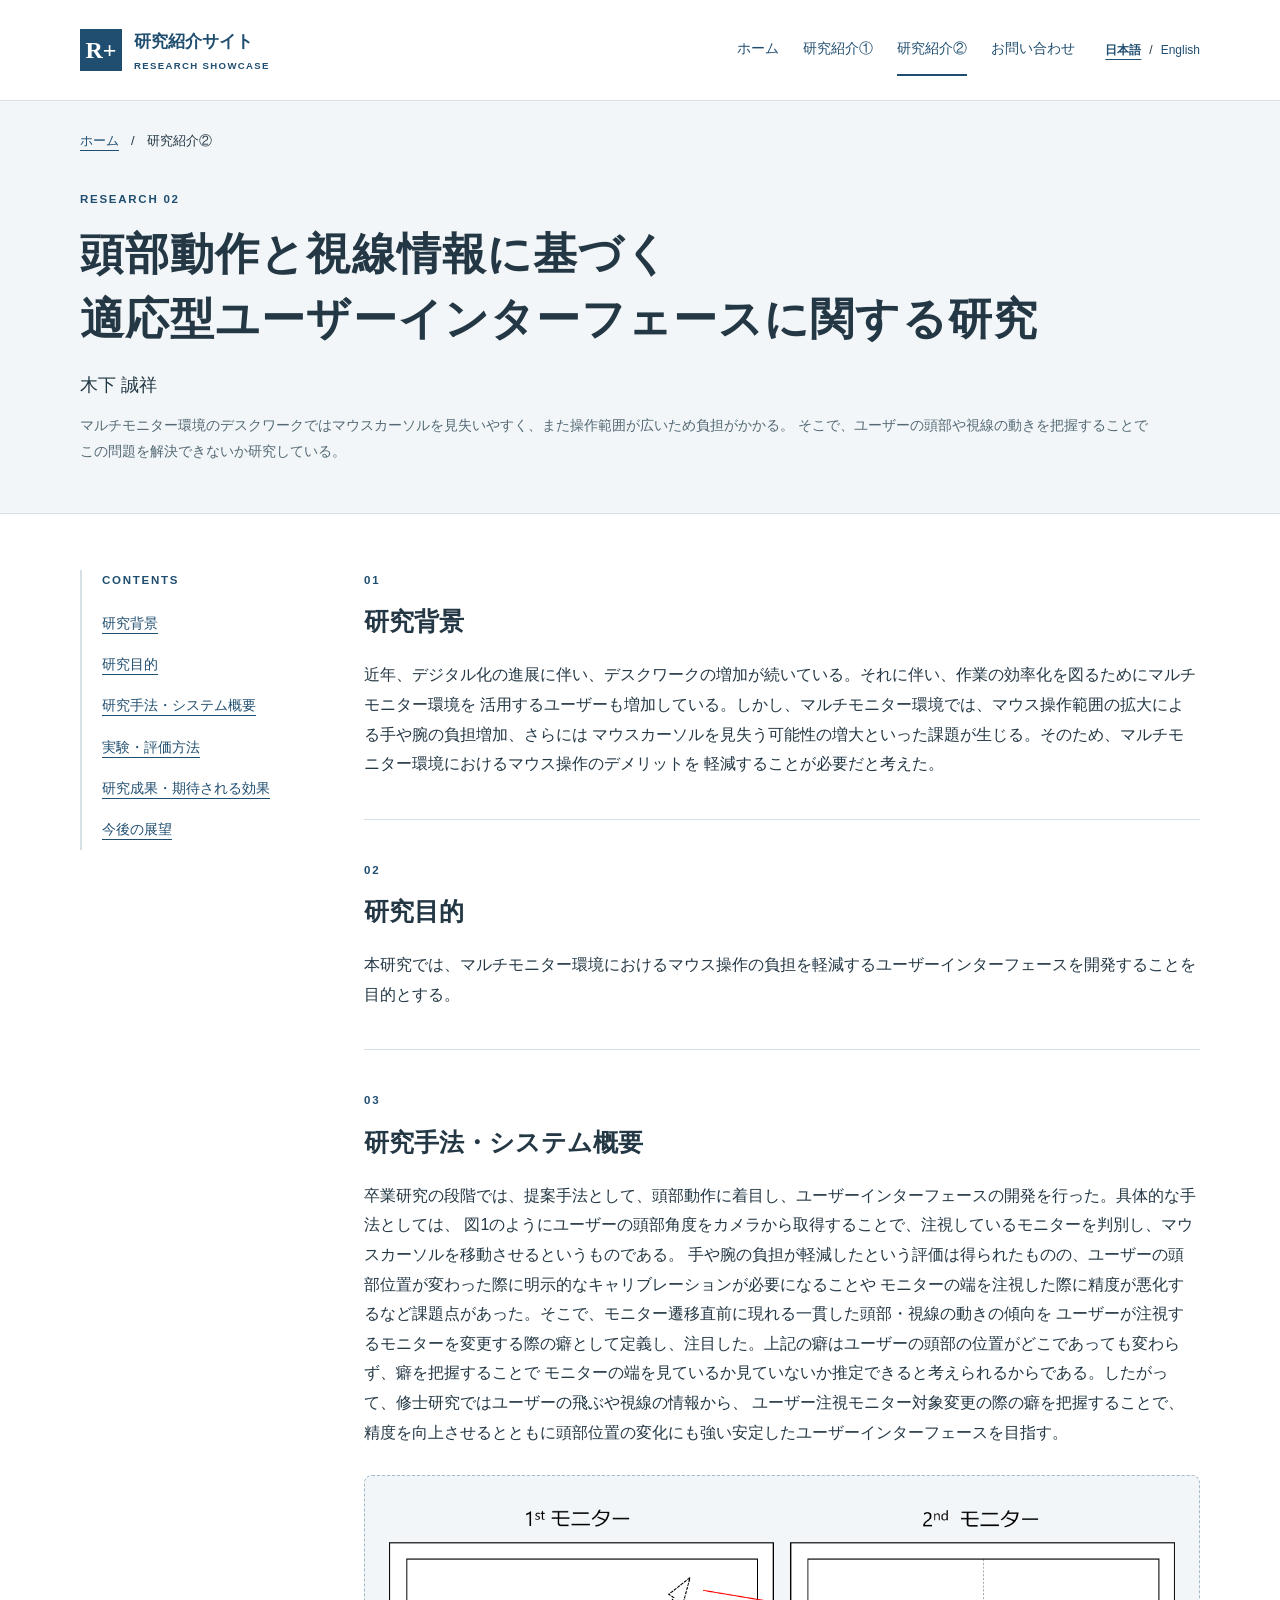
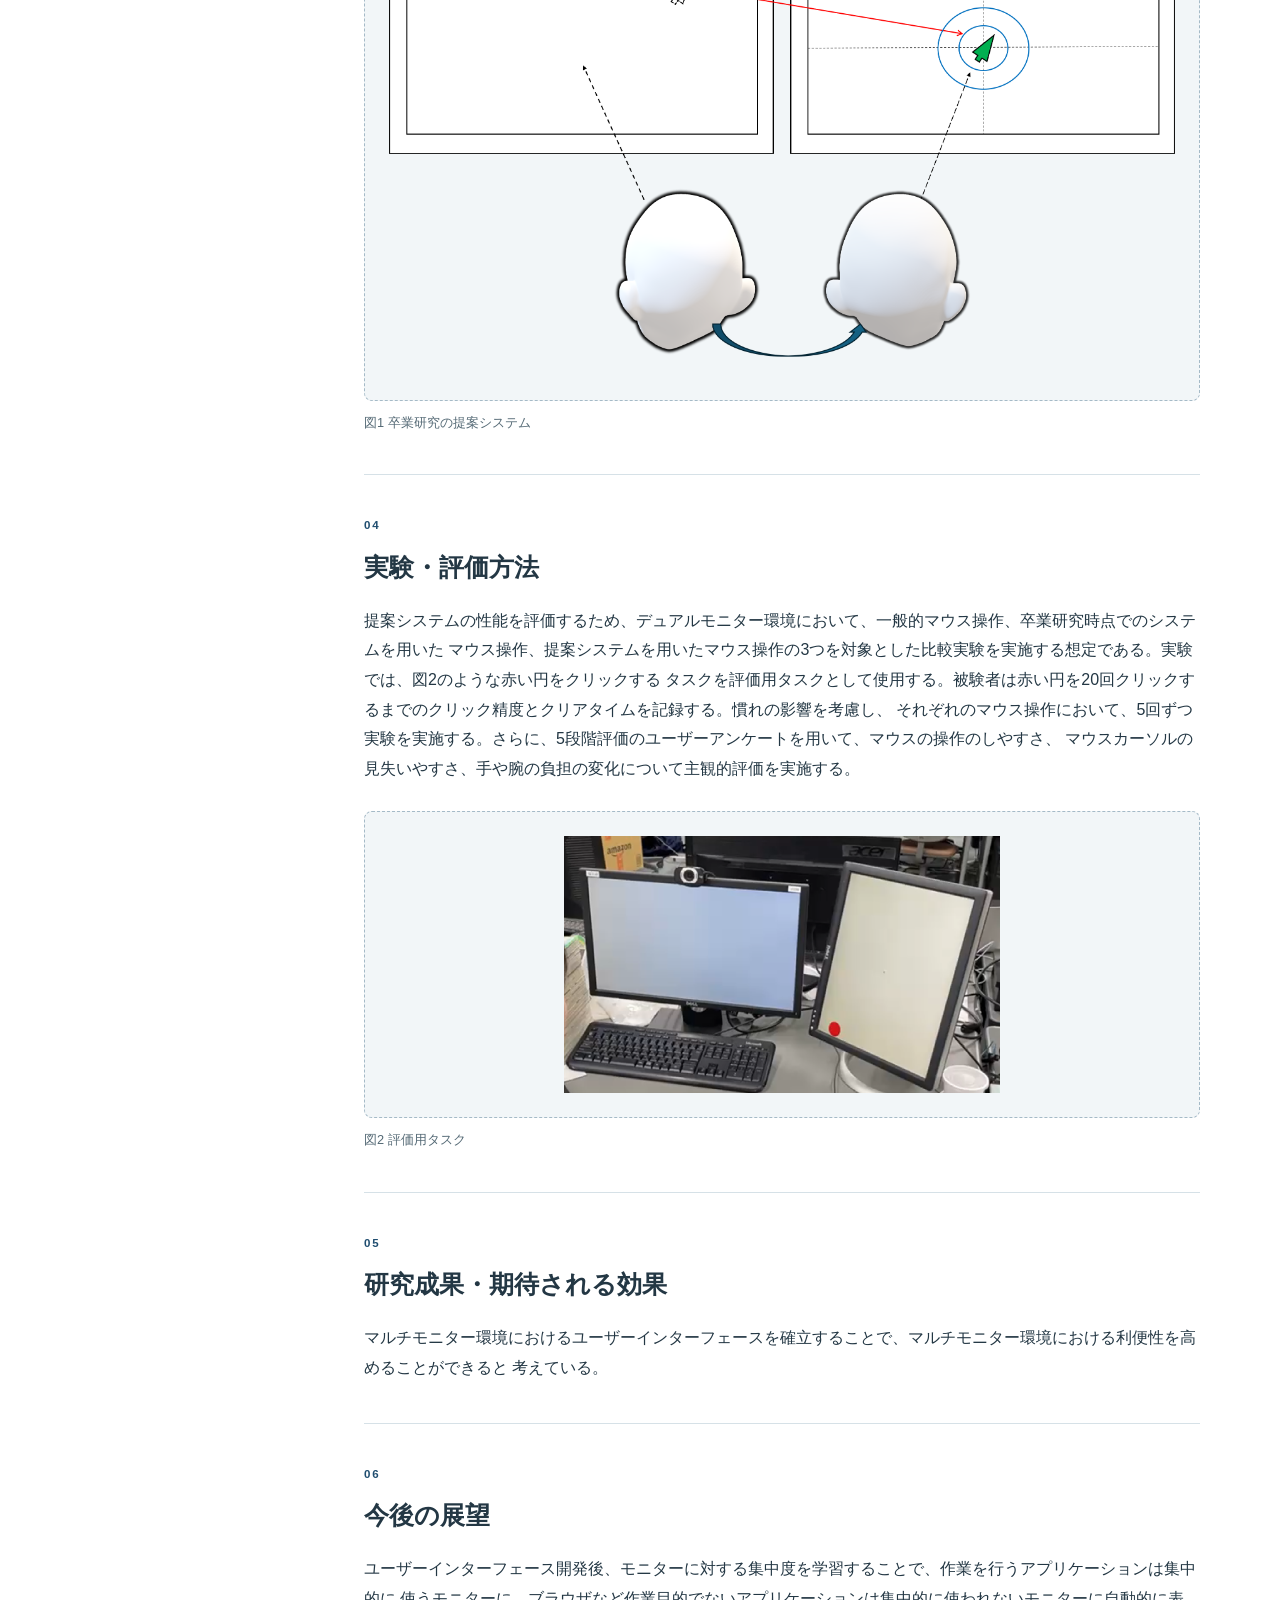
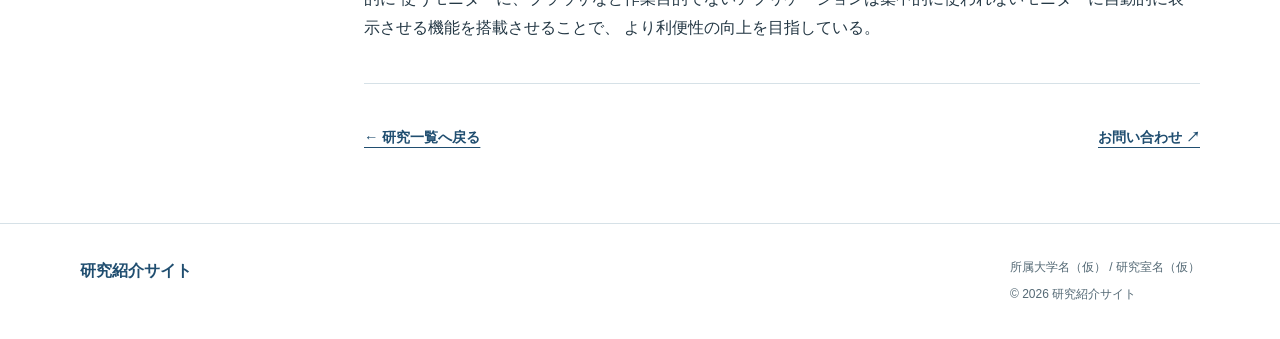
<file: research2.html>
<!doctype html>
<html lang="ja">
  <head>
    <meta charset="utf-8">
    <meta name="viewport" content="width=device-width, initial-scale=1">
    <title>頭部動作と視線情報に基づく適応型ユーザーインターフェースに関する研究 | 研究紹介サイト</title>
    <meta name="description" content="研究タイトル② の背景、目的、研究手法、評価方法と今後の展望を紹介します。現在は編集用の仮テキストを掲載しています。">
    <link rel="stylesheet" href="css/style.css">
    <link rel="stylesheet" href="css/responsive.css">
  </head>
  <body>
    <a class="skip-link" href="#main">本文へ移動</a>

    <header class="site-header">
      <div class="container header-inner">
        <a class="brand" href="index.html"><span class="brand-mark" aria-hidden="true">R+</span><span>研究紹介サイト<small>RESEARCH SHOWCASE</small></span></a>

        <nav class="main-nav" aria-label="メインナビゲーション">
          <a href="index.html">ホーム</a>
          <a href="research1.html">研究紹介①</a>
          <a href="research2.html" aria-current="page">研究紹介②</a>
          <a href="contact.html">お問い合わせ</a>
        </nav>

        <nav class="languages" aria-label="Language">
          <a href="index.html" lang="ja" hreflang="ja" aria-current="page">日本語</a>
          <span aria-hidden="true">/</span>
          <a href="en/index.html" lang="en" hreflang="en">English</a>
        </nav>
      </div>
    </header>

    <main id="main">
      <div class="page-heading">
        <div class="container">

          <nav class="breadcrumb" aria-label="パンくずリスト">
            <a href="index.html">ホーム</a>
            <span aria-hidden="true">/</span>
            <span>研究紹介②</span>
          </nav>
          <p class="eyebrow">RESEARCH 02</p>
          <h1>頭部動作と視線情報に基づく<br>適応型ユーザーインターフェースに関する研究</h1>
          <p class="lead">木下 誠祥</p>
          <p class="muted">マルチモニター環境のデスクワークではマウスカーソルを見失いやすく、また操作範囲が広いため負担がかかる。
                そこで、ユーザーの頭部や視線の動きを把握することで<br>この問題を解決できないか研究している。</p>
        </div>
      </div>
      <div class="container detail-layout">

        <aside class="contents">

          <nav aria-label="このページの目次">
            <p class="eyebrow">CONTENTS</p>
            <a href="#background">研究背景</a>
            <a href="#objective">研究目的</a>
            <a href="#method">研究手法・システム概要</a>
            <a href="#evaluation">実験・評価方法</a>
            <a href="#outcomes">研究成果・期待される効果</a>
            <a href="#future">今後の展望</a>
          </nav>
        </aside>

        <article aria-label="研究タイトル② の詳細">

          <section class="detail-section" id="background">
            <p class="eyebrow">01</p>
            <h2>研究背景</h2>
            <p>近年、デジタル化の進展に伴い、デスクワークの増加が続いている。それに伴い、作業の効率化を図るためにマルチモニター環境を
              活用するユーザーも増加している。しかし、マルチモニター環境では、マウス操作範囲の拡大による手や腕の負担増加、さらには
              マウスカーソルを見失う可能性の増大といった課題が生じる。そのため、マルチモニター環境におけるマウス操作のデメリットを
              軽減することが必要だと考えた。
            </p>
          </section>

          <section class="detail-section" id="objective">
            <p class="eyebrow">02</p>
            <h2>研究目的</h2>
            <p>本研究では、マルチモニター環境におけるマウス操作の負担を軽減するユーザーインターフェースを開発することを目的とする。</p>
          </section>

          <section class="detail-section" id="method">
            <p class="eyebrow">03</p>
            <h2>研究手法・システム概要</h2>
            <p>
              卒業研究の段階では、提案手法として、頭部動作に着目し、ユーザーインターフェースの開発を行った。具体的な手法としては、
              図1のようにユーザーの頭部角度をカメラから取得することで、注視しているモニターを判別し、マウスカーソルを移動させるというものである。
              手や腕の負担が軽減したという評価は得られたものの、ユーザーの頭部位置が変わった際に明示的なキャリブレーションが必要になることや
              モニターの端を注視した際に精度が悪化するなど課題点があった。そこで、モニター遷移直前に現れる一貫した頭部・視線の動きの傾向を
              ユーザーが注視するモニターを変更する際の癖として定義し、注目した。上記の癖はユーザーの頭部の位置がどこであっても変わらず、癖を把握することで
              モニターの端を見ているか見ていないか推定できると考えられるからである。したがって、修士研究ではユーザーの飛ぶや視線の情報から、
              ユーザー注視モニター対象変更の際の癖を把握することで、精度を向上させるとともに頭部位置の変化にも強い安定したユーザーインターフェースを目指す。
            </p>
            <figure>
              <div class="media-placeholder detail-media">
                <img
                  src="./images/研究②手法・システム画像.png"
                  alt="研究②の手法・システムの説明画像"
                  loading="lazy"
                >
              </div>
              <figcaption>図1 卒業研究の提案システム</figcaption>
            </figure>
          </section>

          <section class="detail-section" id="evaluation">
            <p class="eyebrow">04</p>
            <h2>実験・評価方法</h2>
            <p>
              提案システムの性能を評価するため、デュアルモニター環境において、一般的マウス操作、卒業研究時点でのシステムを用いた
              マウス操作、提案システムを用いたマウス操作の3つを対象とした比較実験を実施する想定である。実験では、図2のような赤い円をクリックする
              タスクを評価用タスクとして使用する。被験者は赤い円を20回クリックするまでのクリック精度とクリアタイムを記録する。慣れの影響を考慮し、
              それぞれのマウス操作において、5回ずつ実験を実施する。さらに、5段階評価のユーザーアンケートを用いて、マウスの操作のしやすさ、
              マウスカーソルの見失いやすさ、手や腕の負担の変化について主観的評価を実施する。
            </p>
            <figure>
              <div class = "media-placeholder detail-media">
                <img
                  src="./images/研究②実験画像.png"
                  alt="研究②の実験の説明画像"
                  loading="lazy"
                >
              </div>
              <figcaption>図2 評価用タスク</figcaption>
            </figure>
          </section>

          <section class="detail-section" id="outcomes">
            <p class="eyebrow">05</p>
            <h2>研究成果・期待される効果</h2>
            <p>
              マルチモニター環境におけるユーザーインターフェースを確立することで、マルチモニター環境における利便性を高めることができると
              考えている。
            </p>
          </section>

          <section class="detail-section" id="future">
            <p class="eyebrow">06</p>
            <h2>今後の展望</h2>
            <p>
              ユーザーインターフェース開発後、モニターに対する集中度を学習することで、作業を行うアプリケーションは集中的に
              使うモニターに、ブラウザなど作業目的でないアプリケーションは集中的に使われないモニターに自動的に表示させる機能を搭載させることで、
              より利便性の向上を目指している。
            </p>
          </section>
          <div class="article-end">
            <a class="text-link" href="index.html#research">← 研究一覧へ戻る</a>
            <a class="text-link" href="contact.html">お問い合わせ ↗</a>
          </div>
        </article>
      </div>
    </main>

    <footer class="site-footer">
      <div class="container footer-inner">
        <a class="footer-name" href="index.html">研究紹介サイト</a>
        <div>
          <p>所属大学名（仮） / 研究室名（仮）</p>
          <small>&copy; 2026 研究紹介サイト</small>
        </div>
      </div>
    </footer>
  </body>
</html>
</file>
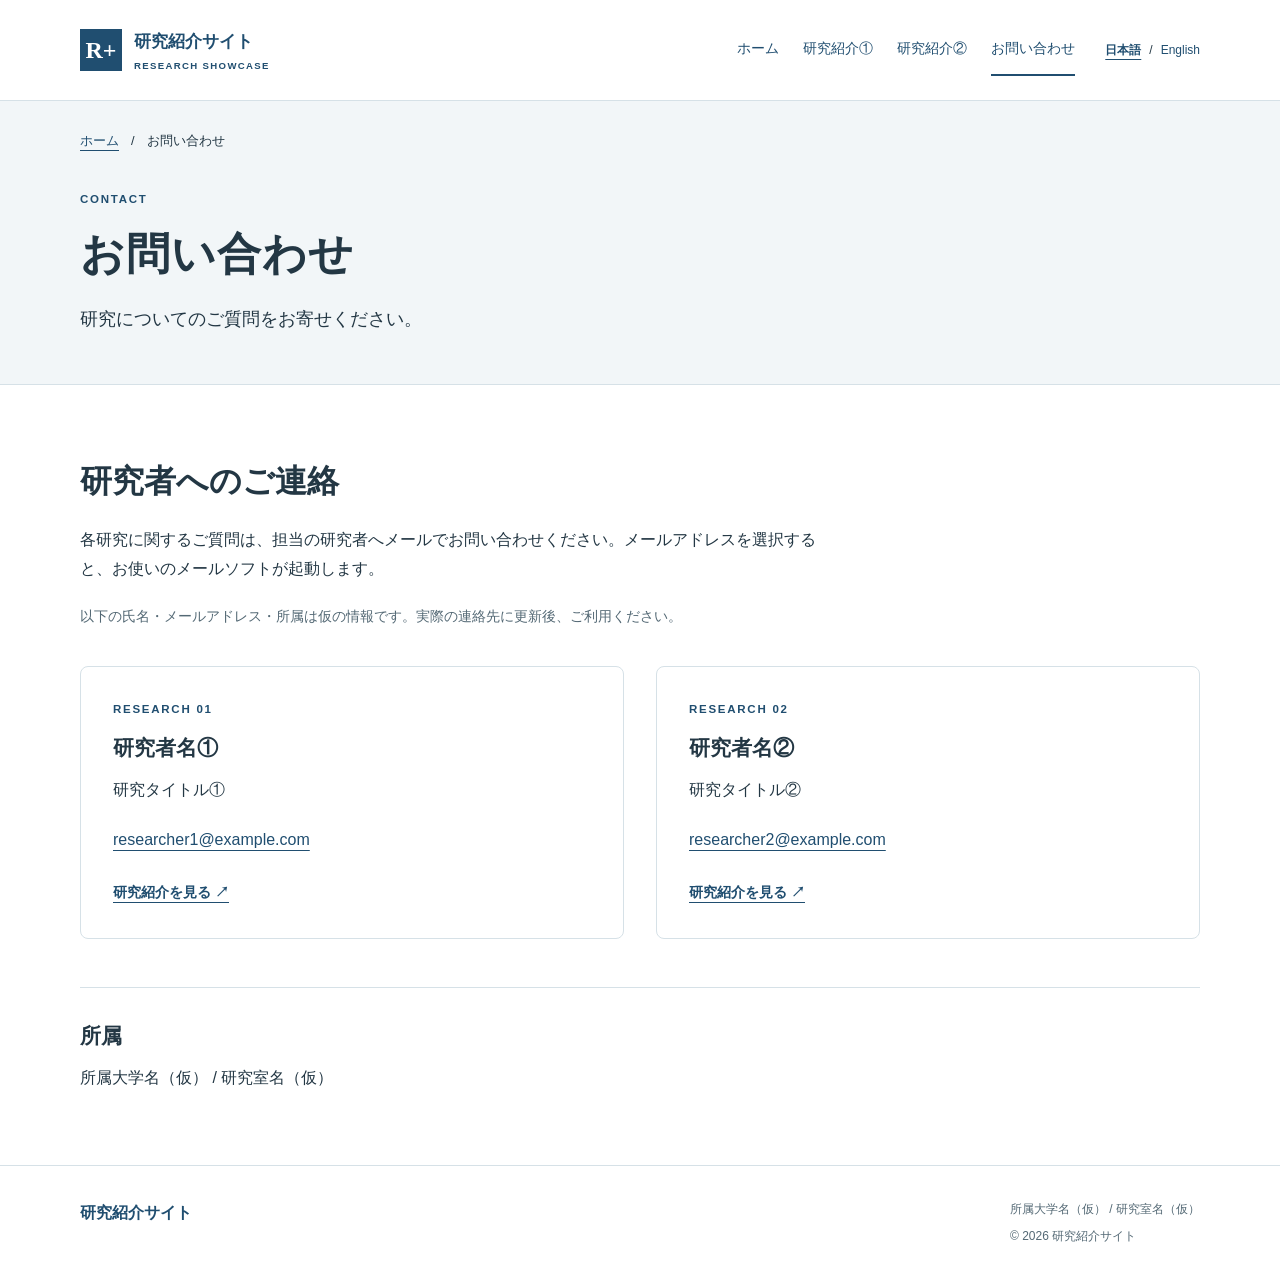
<file: research-website/contact.html>
<!doctype html>
<html lang="ja"><head><meta charset="utf-8"><meta name="viewport" content="width=device-width, initial-scale=1"><title>お問い合わせ | 研究紹介サイト</title><meta name="description" content="2人の研究者へのお問い合わせ先をご案内します。現在の氏名、メールアドレス、所属は仮の情報です。">
<link rel="stylesheet" href="css/style.css"><link rel="stylesheet" href="css/responsive.css"></head><body>
<a class="skip-link" href="#main">本文へ移動</a>
<header class="site-header"><div class="container header-inner"><a class="brand" href="index.html"><span class="brand-mark" aria-hidden="true">R+</span><span>研究紹介サイト<small>RESEARCH SHOWCASE</small></span></a><nav class="main-nav" aria-label="メインナビゲーション"><a href="index.html">ホーム</a>
<a href="research1.html">研究紹介①</a>
<a href="research2.html">研究紹介②</a>
<a href="contact.html" aria-current="page">お問い合わせ</a></nav><nav class="languages" aria-label="Language"><a href="index.html" lang="ja" hreflang="ja" aria-current="page">日本語</a><span aria-hidden="true">/</span><a href="en/index.html" lang="en" hreflang="en">English</a></nav></div></header>
<main id="main"><div class="page-heading"><div class="container"><nav class="breadcrumb" aria-label="パンくずリスト"><a href="index.html">ホーム</a><span aria-hidden="true">/</span><span>お問い合わせ</span></nav><p class="eyebrow">CONTACT</p><h1>お問い合わせ</h1><p class="lead">研究についてのご質問をお寄せください。</p></div></div><section class="section container contact-page" aria-labelledby="contact-title"><h2 id="contact-title">研究者へのご連絡</h2><p>各研究に関するご質問は、担当の研究者へメールでお問い合わせください。メールアドレスを選択すると、お使いのメールソフトが起動します。</p><p class="muted">以下の氏名・メールアドレス・所属は仮の情報です。実際の連絡先に更新後、ご利用ください。</p><div class="research-grid contact-cards"><article class="contact-card"><p class="eyebrow">RESEARCH 01</p><h3>研究者名①</h3><p>研究タイトル①</p><a class="email-link" href="mailto:researcher1@example.com">researcher1@example.com</a><a class="text-link" href="research1.html">研究紹介を見る ↗</a></article><article class="contact-card"><p class="eyebrow">RESEARCH 02</p><h3>研究者名②</h3><p>研究タイトル②</p><a class="email-link" href="mailto:researcher2@example.com">researcher2@example.com</a><a class="text-link" href="research2.html">研究紹介を見る ↗</a></article></div><div class="affiliation"><h2>所属</h2><p>所属大学名（仮） / 研究室名（仮）</p></div></section></main>
<footer class="site-footer"><div class="container footer-inner"><a class="footer-name" href="index.html">研究紹介サイト</a><div><p>所属大学名（仮） / 研究室名（仮）</p><small>&copy; 2026 研究紹介サイト</small></div></div></footer></body></html>
</file>
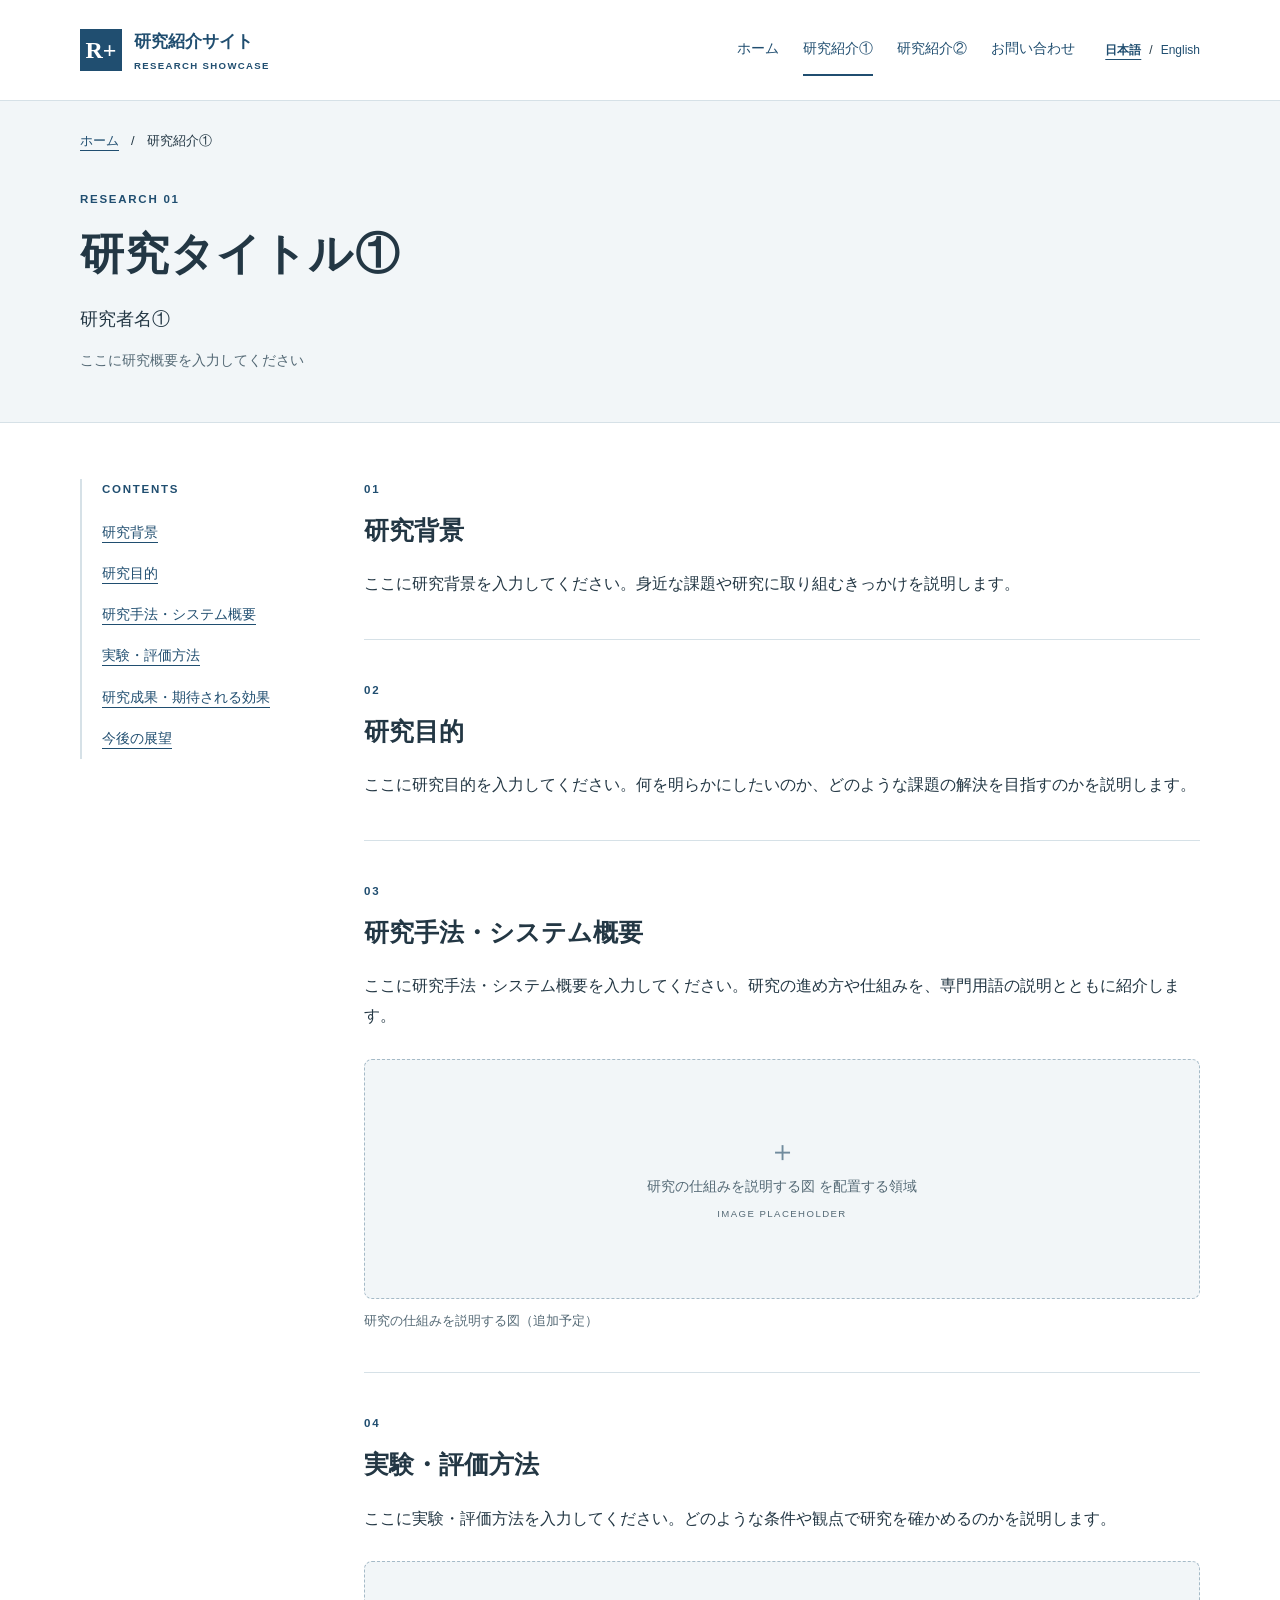
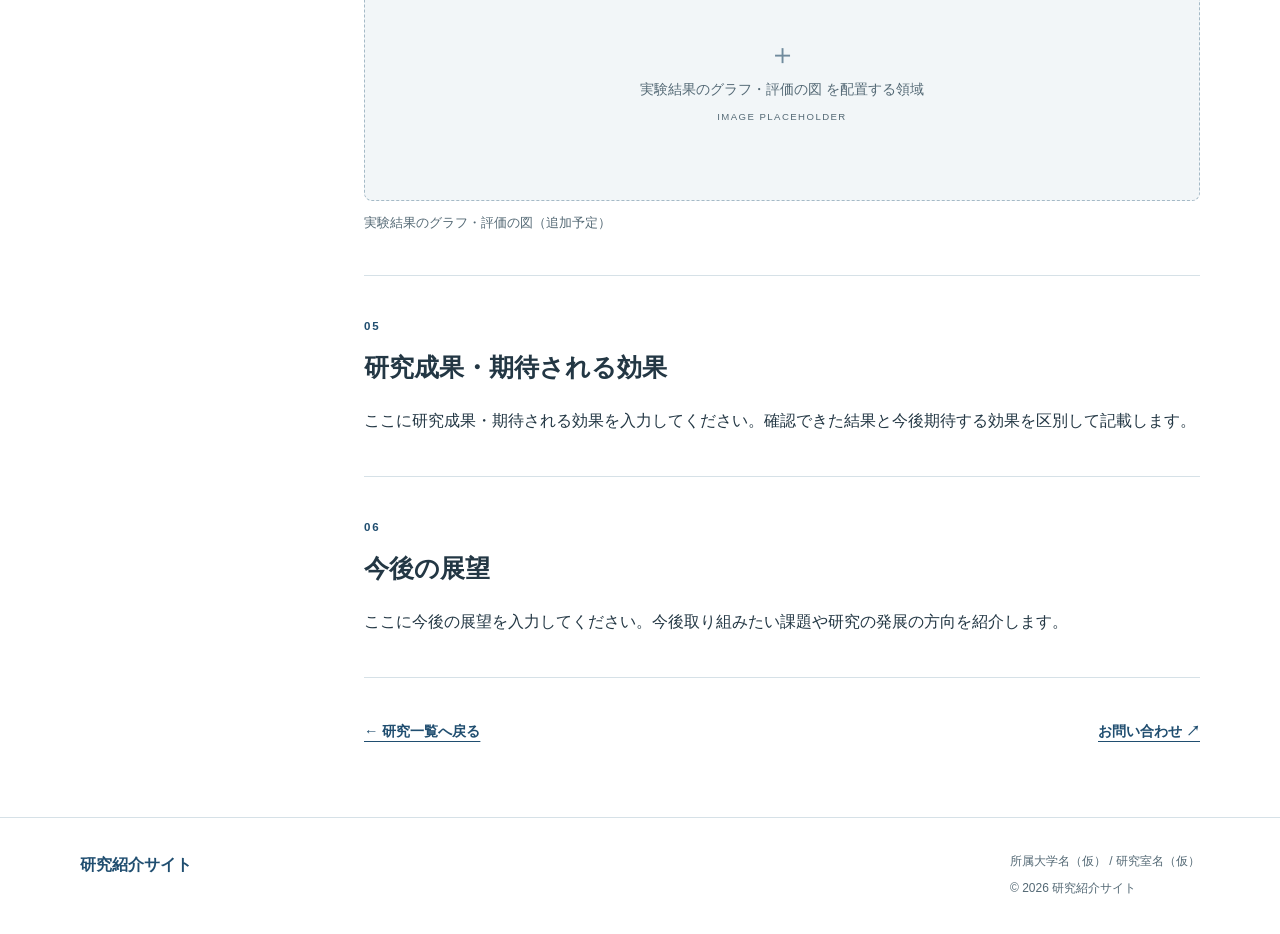
<file: research-website/research1.html>
<!doctype html>
<html lang="ja"><head><meta charset="utf-8"><meta name="viewport" content="width=device-width, initial-scale=1"><title>研究タイトル① | 研究紹介サイト</title><meta name="description" content="研究タイトル① の背景、目的、研究手法、評価方法と今後の展望を紹介します。現在は編集用の仮テキストを掲載しています。">
<link rel="stylesheet" href="css/style.css"><link rel="stylesheet" href="css/responsive.css"></head><body>
<a class="skip-link" href="#main">本文へ移動</a>
<header class="site-header"><div class="container header-inner"><a class="brand" href="index.html"><span class="brand-mark" aria-hidden="true">R+</span><span>研究紹介サイト<small>RESEARCH SHOWCASE</small></span></a><nav class="main-nav" aria-label="メインナビゲーション"><a href="index.html">ホーム</a>
<a href="research1.html" aria-current="page">研究紹介①</a>
<a href="research2.html">研究紹介②</a>
<a href="contact.html">お問い合わせ</a></nav><nav class="languages" aria-label="Language"><a href="index.html" lang="ja" hreflang="ja" aria-current="page">日本語</a><span aria-hidden="true">/</span><a href="en/index.html" lang="en" hreflang="en">English</a></nav></div></header>
<main id="main"><div class="page-heading"><div class="container"><nav class="breadcrumb" aria-label="パンくずリスト"><a href="index.html">ホーム</a><span aria-hidden="true">/</span><span>研究紹介①</span></nav><p class="eyebrow">RESEARCH 01</p><h1>研究タイトル①</h1><p class="lead">研究者名①</p><p class="muted">ここに研究概要を入力してください</p></div></div><div class="container detail-layout"><aside class="contents"><nav aria-label="このページの目次"><p class="eyebrow">CONTENTS</p><a href="#background">研究背景</a>
<a href="#objective">研究目的</a>
<a href="#method">研究手法・システム概要</a>
<a href="#evaluation">実験・評価方法</a>
<a href="#outcomes">研究成果・期待される効果</a>
<a href="#future">今後の展望</a></nav></aside><article aria-label="研究タイトル① の詳細"><section class="detail-section" id="background"><p class="eyebrow">01</p><h2>研究背景</h2><p>ここに研究背景を入力してください。身近な課題や研究に取り組むきっかけを説明します。</p></section>
<section class="detail-section" id="objective"><p class="eyebrow">02</p><h2>研究目的</h2><p>ここに研究目的を入力してください。何を明らかにしたいのか、どのような課題の解決を目指すのかを説明します。</p></section>
<section class="detail-section" id="method"><p class="eyebrow">03</p><h2>研究手法・システム概要</h2><p>ここに研究手法・システム概要を入力してください。研究の進め方や仕組みを、専門用語の説明とともに紹介します。</p><figure><div class="media-placeholder detail-media"><span class="plus" aria-hidden="true">＋</span><span>研究の仕組みを説明する図 を配置する領域</span><small>IMAGE PLACEHOLDER</small></div><figcaption>研究の仕組みを説明する図（追加予定）</figcaption></figure></section>
<section class="detail-section" id="evaluation"><p class="eyebrow">04</p><h2>実験・評価方法</h2><p>ここに実験・評価方法を入力してください。どのような条件や観点で研究を確かめるのかを説明します。</p><figure><div class="media-placeholder detail-media"><span class="plus" aria-hidden="true">＋</span><span>実験結果のグラフ・評価の図 を配置する領域</span><small>IMAGE PLACEHOLDER</small></div><figcaption>実験結果のグラフ・評価の図（追加予定）</figcaption></figure></section>
<section class="detail-section" id="outcomes"><p class="eyebrow">05</p><h2>研究成果・期待される効果</h2><p>ここに研究成果・期待される効果を入力してください。確認できた結果と今後期待する効果を区別して記載します。</p></section>
<section class="detail-section" id="future"><p class="eyebrow">06</p><h2>今後の展望</h2><p>ここに今後の展望を入力してください。今後取り組みたい課題や研究の発展の方向を紹介します。</p></section><div class="article-end"><a class="text-link" href="index.html#research">← 研究一覧へ戻る</a><a class="text-link" href="contact.html">お問い合わせ ↗</a></div></article></div></main>
<footer class="site-footer"><div class="container footer-inner"><a class="footer-name" href="index.html">研究紹介サイト</a><div><p>所属大学名（仮） / 研究室名（仮）</p><small>&copy; 2026 研究紹介サイト</small></div></div></footer></body></html>
</file>
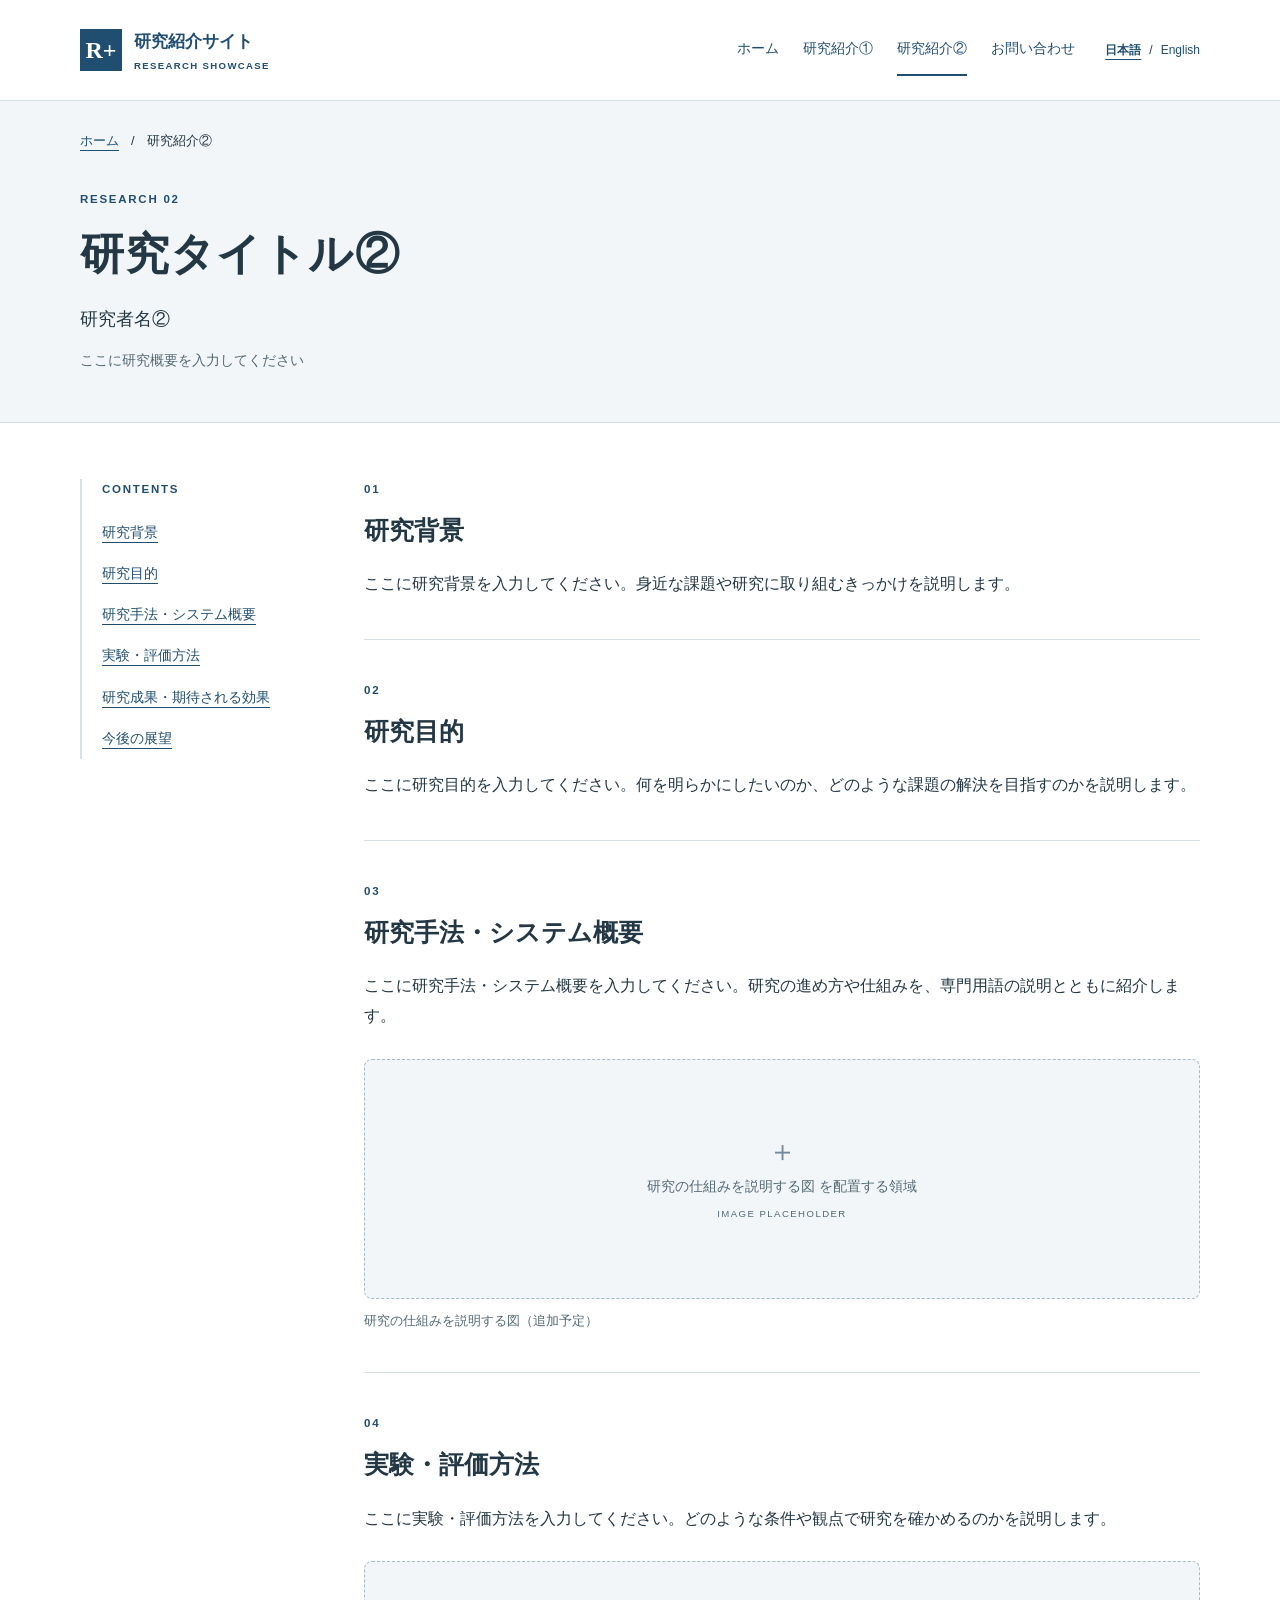
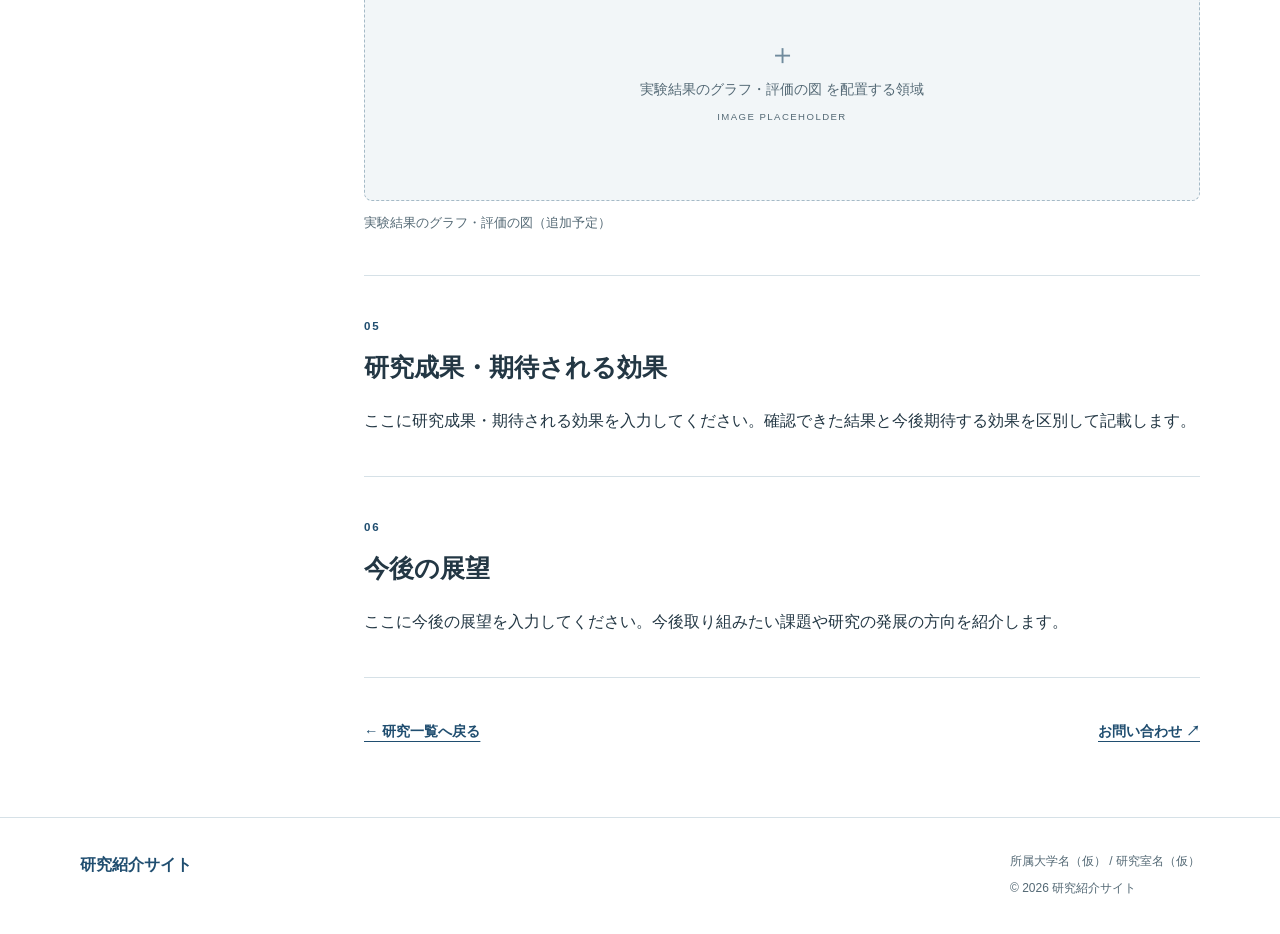
<file: research-website/research2.html>
<!doctype html>
<html lang="ja"><head><meta charset="utf-8"><meta name="viewport" content="width=device-width, initial-scale=1"><title>研究タイトル② | 研究紹介サイト</title><meta name="description" content="研究タイトル② の背景、目的、研究手法、評価方法と今後の展望を紹介します。現在は編集用の仮テキストを掲載しています。">
<link rel="stylesheet" href="css/style.css"><link rel="stylesheet" href="css/responsive.css"></head><body>
<a class="skip-link" href="#main">本文へ移動</a>
<header class="site-header"><div class="container header-inner"><a class="brand" href="index.html"><span class="brand-mark" aria-hidden="true">R+</span><span>研究紹介サイト<small>RESEARCH SHOWCASE</small></span></a><nav class="main-nav" aria-label="メインナビゲーション"><a href="index.html">ホーム</a>
<a href="research1.html">研究紹介①</a>
<a href="research2.html" aria-current="page">研究紹介②</a>
<a href="contact.html">お問い合わせ</a></nav><nav class="languages" aria-label="Language"><a href="index.html" lang="ja" hreflang="ja" aria-current="page">日本語</a><span aria-hidden="true">/</span><a href="en/index.html" lang="en" hreflang="en">English</a></nav></div></header>
<main id="main"><div class="page-heading"><div class="container"><nav class="breadcrumb" aria-label="パンくずリスト"><a href="index.html">ホーム</a><span aria-hidden="true">/</span><span>研究紹介②</span></nav><p class="eyebrow">RESEARCH 02</p><h1>研究タイトル②</h1><p class="lead">研究者名②</p><p class="muted">ここに研究概要を入力してください</p></div></div><div class="container detail-layout"><aside class="contents"><nav aria-label="このページの目次"><p class="eyebrow">CONTENTS</p><a href="#background">研究背景</a>
<a href="#objective">研究目的</a>
<a href="#method">研究手法・システム概要</a>
<a href="#evaluation">実験・評価方法</a>
<a href="#outcomes">研究成果・期待される効果</a>
<a href="#future">今後の展望</a></nav></aside><article aria-label="研究タイトル② の詳細"><section class="detail-section" id="background"><p class="eyebrow">01</p><h2>研究背景</h2><p>ここに研究背景を入力してください。身近な課題や研究に取り組むきっかけを説明します。</p></section>
<section class="detail-section" id="objective"><p class="eyebrow">02</p><h2>研究目的</h2><p>ここに研究目的を入力してください。何を明らかにしたいのか、どのような課題の解決を目指すのかを説明します。</p></section>
<section class="detail-section" id="method"><p class="eyebrow">03</p><h2>研究手法・システム概要</h2><p>ここに研究手法・システム概要を入力してください。研究の進め方や仕組みを、専門用語の説明とともに紹介します。</p><figure><div class="media-placeholder detail-media"><span class="plus" aria-hidden="true">＋</span><span>研究の仕組みを説明する図 を配置する領域</span><small>IMAGE PLACEHOLDER</small></div><figcaption>研究の仕組みを説明する図（追加予定）</figcaption></figure></section>
<section class="detail-section" id="evaluation"><p class="eyebrow">04</p><h2>実験・評価方法</h2><p>ここに実験・評価方法を入力してください。どのような条件や観点で研究を確かめるのかを説明します。</p><figure><div class="media-placeholder detail-media"><span class="plus" aria-hidden="true">＋</span><span>実験結果のグラフ・評価の図 を配置する領域</span><small>IMAGE PLACEHOLDER</small></div><figcaption>実験結果のグラフ・評価の図（追加予定）</figcaption></figure></section>
<section class="detail-section" id="outcomes"><p class="eyebrow">05</p><h2>研究成果・期待される効果</h2><p>ここに研究成果・期待される効果を入力してください。確認できた結果と今後期待する効果を区別して記載します。</p></section>
<section class="detail-section" id="future"><p class="eyebrow">06</p><h2>今後の展望</h2><p>ここに今後の展望を入力してください。今後取り組みたい課題や研究の発展の方向を紹介します。</p></section><div class="article-end"><a class="text-link" href="index.html#research">← 研究一覧へ戻る</a><a class="text-link" href="contact.html">お問い合わせ ↗</a></div></article></div></main>
<footer class="site-footer"><div class="container footer-inner"><a class="footer-name" href="index.html">研究紹介サイト</a><div><p>所属大学名（仮） / 研究室名（仮）</p><small>&copy; 2026 研究紹介サイト</small></div></div></footer></body></html>
</file>
<file: css/style.css>
/* 共通設定：配色と最大幅はここで変更します。 */
:root {
  --color-primary: #204e70;
  --color-primary-dark: #15364e;
  --color-accent: #986122;
  --color-text: #233744;
  --color-muted: #546975;
  --color-background: #fff;
  --color-surface: #f2f6f8;
  --color-border: #d6e1e7;
  --color-focus: #9b4d00;
  --content-width: 1120px;
  --radius: 8px;
}

* {
  box-sizing: border-box;
}

html {
  scroll-behavior: smooth;
  scroll-padding-top: 24px;
}

body {
  margin: 0;
  color: var(--color-text);
  background: var(--color-background);
  font-family: "Yu Gothic", "Hiragino Kaku Gothic ProN", sans-serif;
  font-size: 16px;
  line-height: 1.85;
}

a {
  color: var(--color-primary);
  text-underline-offset: 5px;
}

a:hover {
  color: var(--color-primary-dark);
}

a:focus-visible {
  outline: 3px solid var(--color-focus);
  outline-offset: 5px;
  border-radius: 2px;
}

h1, h2, h3, p, figure {
  margin: 0;
}

h1, h2, h3 {
  line-height: 1.5;
  font-weight: 700;
}

h1 {
  font-size: clamp(2rem, 3.4vw, 3rem);
  letter-spacing: .025em;
  overflow-wrap: anywhere;
}

h2 {
  font-size: clamp(1.5rem, 2.6vw, 2rem);
}

h3 {
  font-size: 1.3rem;
}

p+p {
  margin-top: 16px;
}

.container {
  width: min(var(--content-width), calc(100% - 80px));
  margin-inline: auto;
}

.skip-link {
  position: absolute;
  left: 20px;
  top: -100px;
  z-index: 10;
  padding: 12px 20px;
  background: white;
}

.skip-link:focus {
  top: 12px;
}

.site-header {
  border-bottom: 1px solid var(--color-border);
  background: white;
}

.header-inner {
  display: flex;
  align-items: center;
  gap: 30px;
  min-height: 100px;
}

.brand {
  display: flex;
  align-items: center;
  gap: 12px;
  text-decoration: none;
  flex-shrink: 0;
  font-size: 1.05rem;
  font-weight: 700;
}

.brand small {
  display: block;
  font-size: .6rem;
  letter-spacing: .14em;
}

.brand-mark {
  width: 42px;
  height: 42px;
  display: grid;
  place-content: center;
  background: var(--color-primary);
  color: white;
  font-family: Georgia, serif;
  font-size: 24px;
  line-height: 1;
}

.main-nav {
  display: flex;
  flex-wrap: wrap;
  gap: 24px;
  margin-left: auto;
}

.main-nav a {
  text-decoration: none;
  font-size: .875rem;
  padding-block: 12px;
  border-bottom: 2px solid transparent;
}

.main-nav a[aria-current], .main-nav a:hover {
  border-bottom-color: var(--color-primary);
}

.languages {
  display: flex;
  align-items: center;
  gap: 8px;
  font-size: .75rem;
  white-space: nowrap;
}

.languages a {
  padding-block: 10px;
  text-decoration: none;
}

.languages a[aria-current] {
  text-decoration: underline;
  font-weight: 700;
}

.eyebrow {
  color: var(--color-primary);
  font-size: .72rem;
  font-weight: 700;
  letter-spacing: .15em;
  margin-bottom: 12px;
}

.hero {
  background: var(--color-surface);
  padding: 72px 0;
}

.hero-layout {
  display: grid;
  grid-template-columns: 1.2fr 1fr;
  gap: 64px;
  align-items: center;
}

.hero-description {
  margin-top: 24px;
  color: var(--color-muted);
}

.button {
  display: inline-flex;
  align-items: center;
  gap: 32px;
  margin-top: 32px;
  padding: 13px 24px;
  background: var(--color-primary);
  color: white;
  border-radius: 4px;
  text-decoration: none;
  font-size: .9rem;
  transition: background .2s;
}

.button:hover {
  background: var(--color-primary-dark);
  color: white;
}

/* 画像追加時はこの領域を figure / img に置換可能です。 */
.hero-placeholder
 {
  min-height: 330px;
  display: flex;
  flex-direction: column;
  justify-content: space-between;
  padding: 24px;
  overflow: hidden;
  border: 1px solid #c8d8e2;
  background: #e7eff4;
  border-radius: var(--radius);
}

.visual-index {
  font-size: .65rem;
  letter-spacing: .15em;
  color: var(--color-primary);
}

.hero-placeholder p {
  font-size: .8rem;
  color: var(--color-muted);
}

.hero-placeholder small {
  display: block;
  font-size: .6rem;
  letter-spacing: .15em;
  margin-top: 4px;
}

/* トップページの共通テーマ画像 */
.hero-image img {
  width: 100%;
  height: auto;
  border-radius: var(--radius);
}

.abstract-shape {
  height: 190px;
  display: flex;
  justify-content: center;
  align-items: center;
  padding-left: 36px;
}

.abstract-shape span {
  width: 150px;
  height: 150px;
  border: 1px solid #839fb2;
  border-radius: 50%;
  background: #d1e1eb;
}

.abstract-shape span+span {
  margin-left: -48px;
  background: #e7eff480;
  border-color: var(--color-accent);
}

.section {
  padding-block: 72px;
}

.section-heading {
  display: flex;
  align-items: flex-end;
  justify-content: space-between;
  gap: 24px;
  margin-bottom: 32px;
}

.section-heading>p {
  font-size: .9rem;
  color: var(--color-muted);
}

.research-grid {
  display: grid;
  grid-template-columns: repeat(2, minmax(0, 1fr));
  gap: 32px;
}

.research-card {
  border: 1px solid var(--color-border);
  border-radius: var(--radius);
  overflow: hidden;
  background: white;
  transition: transform .2s, box-shadow .2s;
}

.research-card:hover {
  transform: translateY(-4px);
  box-shadow: 0 12px 28px #15364e12;
}

.media-placeholder {
  display: flex;
  flex-direction: column;
  justify-content: center;
  align-items: center;
  gap: 6px;
  padding: 24px;
  background: var(--color-surface);
  color: var(--color-muted);
  text-align: center;
  font-size: .85rem;
}

.card-media {
  min-height: 200px;
  border-bottom: 1px solid var(--color-border);
}

.media-placeholder small {
  font-size: .6rem;
  letter-spacing: .15em;
}

.plus {
  font-size: 1.8rem;
  line-height: 1.2;
  color: #708b9d;
}

.card-body {
  padding: 30px;
}

.researcher {
  margin: 8px 0 16px;
  color: var(--color-muted);
  font-size: .9rem;
}

.card-body>p:not(.eyebrow):not(.researcher) {
  font-size: .92rem;
}

.text-link {
  display: inline-flex;
  align-items: center;
  gap: 24px;
  margin-top: 24px;
  font-size: .9rem;
  font-weight: 700;
}

.contact-section {
  padding-block: 64px;
  background: var(--color-surface);
  border-top: 1px solid var(--color-border);
}

.contact-layout {
  display: grid;
  grid-template-columns: 1fr 1fr;
  gap: 64px;
}

.contact-layout h2 {
  margin-bottom: 16px;
}

.contact-layout p {
  font-size: .9rem;
}

.contact-list>div {
  padding: 20px 0;
  border-bottom: 1px solid var(--color-border);
}

.contact-list>div:first-child {
  padding-top: 0;
}

.contact-list h3 {
  font-size: 1rem;
}

.contact-list a, .email-link {
  overflow-wrap: anywhere;
}

.contact-list .muted {
  margin-top: 16px;
}

.muted {
  color: var(--color-muted);
  font-size: .875rem;
}

.site-footer {
  padding-block: 32px;
  border-top: 1px solid var(--color-border);
}

.footer-inner {
  display: flex;
  justify-content: space-between;
  gap: 24px;
}

.footer-name {
  font-weight: 700;
  text-decoration: none;
}

.site-footer p, .site-footer small {
  font-size: .75rem;
  color: var(--color-muted);
}

.page-heading {
  padding: 28px 0 48px;
  background: var(--color-surface);
  border-bottom: 1px solid var(--color-border);
}

.breadcrumb {
  display: flex;
  flex-wrap: wrap;
  gap: 12px;
  font-size: .8rem;
  margin-bottom: 36px;
}

.lead {
  font-size: 1.1rem;
  margin-top: 16px;
}

.page-heading .muted {
  margin-top: 12px;
}

.detail-layout {
  display: grid;
  grid-template-columns: 220px minmax(0, 1fr);
  gap: 64px;
  padding-block: 56px 72px;
}

.contents nav {
  border-left: 2px solid var(--color-border);
  padding-left: 20px;
}

.contents a {
  display: block;
  padding: 8px 0;
  font-size: .85rem;
}

.detail-section {
  padding-bottom: 40px;
  margin-bottom: 40px;
  border-bottom: 1px solid var(--color-border);
}

.detail-section h2 {
  font-size: 1.55rem;
  margin-bottom: 20px;
}

.detail-section figure {
  margin-top: 28px;
}

.detail-media {
  min-height: 240px;
  border: 1px dashed #a5bac7;
  border-radius: var(--radius);
}

figcaption {
  font-size: .8rem;
  color: var(--color-muted);
  margin-top: 10px;
}

img, video {
  max-width: 100%;
  height: auto;
  display: block;
}

.article-end {
  display: flex;
  justify-content: space-between;
  flex-wrap: wrap;
  gap: 16px;
}

.article-end a {
  margin-top: 0;
}

.contact-page>p {
  max-width: 760px;
  margin-top: 20px;
}

.contact-cards {
  margin-top: 36px;
}

.contact-card {
  padding: 32px;
  border: 1px solid var(--color-border);
  border-radius: var(--radius);
}

.contact-card>p:not(.eyebrow) {
  margin-top: 12px;
}

.email-link {
  display: block;
  margin-top: 20px;
}

.affiliation {
  margin-top: 48px;
  padding-top: 32px;
  border-top: 1px solid var(--color-border);
}

.affiliation h2 {
  font-size: 1.3rem;
  margin-bottom: 12px;
}

@media (prefers-reduced-motion:reduce) {
  html {
    scroll-behavior: auto;
  }

  *, *::before, *::after {
    transition: none!important;
    animation: none!important;
  }

  .research-card:hover {
    transform: none;
  }

}

/* 研究紹介カードの画像 */
.card-image {
  overflow: hidden;
  border-bottom: 1px solid var(--color-border);
}

.card-image img {
  width: 100%;
  height: 220px;
  object-fit: cover;
}
</file>
<file: css/responsive.css>
/* タブレット：ナビゲーションを独立した行に配置 */
@media (max-width:1050px) {
  .header-inner {
    flex-wrap: wrap;
    gap: 12px 24px;
    padding-block: 20px;
  }

  .brand {
    margin-right: auto;
  }

  .languages {
    order: 1;
  }

  .main-nav {
    order: 2;
    width: 100%;
    margin-left: 0;
    gap: 12px 28px;
  }

  .hero-layout {
    gap: 32px;
  }

  .hero-placeholder {
    min-height: 300px;
  }

  .abstract-shape span {
    width: 120px;
    height: 120px;
  }

  .detail-layout {
    grid-template-columns: 180px minmax(0, 1fr);
    gap: 32px;
  }

}

/* スマートフォン：カード・詳細・連絡先を1列に */
@media(max-width:700px)
 {
  .container {
    width: calc(100% - 40px);
  }

  .header-inner {
    gap: 12px;
  }

  .brand {
    font-size: .9rem;
    gap: 8px;
  }

  .brand-mark {
    width: 34px;
    height: 36px;
  }

  .brand small {
    font-size: .5rem;
  }

  .languages {
    font-size: .7rem;
    gap: 6px;
  }

  .main-nav {
    justify-content: flex-start;
    gap: 0 20px;
  }

  .main-nav a {
    font-size: .8rem;
    padding-block: 8px;
  }

  .hero {
    padding-block: 44px;
  }

  .hero-layout, .research-grid, .contact-layout, .detail-layout {
    grid-template-columns: minmax(0, 1fr);
  }

  .hero-layout {
    gap: 36px;
  }

  .hero-placeholder {
    min-height: 250px;
  }

  .abstract-shape {
    height: 140px;
  }

  .section {
    padding-block: 48px;
  }

  .section-heading {
    display: block;
    margin-bottom: 24px;
  }

  .section-heading>p {
    margin-top: 16px;
  }

  .research-grid {
    gap: 24px;
  }

  .card-body, .contact-card {
    padding: 24px;
  }

  .contact-section {
    padding-block: 44px;
  }

  .contact-layout {
    gap: 32px;
  }

  .footer-inner {
    flex-direction: column;
  }

  .page-heading {
    padding-bottom: 36px;
  }

  .breadcrumb {
    margin-bottom: 28px;
  }

  .detail-layout {
    padding-block: 36px 48px;
    gap: 40px;
  }

  .contents nav {
    display: flex;
    flex-wrap: wrap;
    gap: 4px 20px;
  }

  .contents .eyebrow {
    width: 100%;
  }

  .detail-section {
    margin-bottom: 32px;
    padding-bottom: 32px;
  }

  .detail-media {
    min-height: 190px;
  }

}
</file>
<file: research-website/css/style.css>
/* 共通設定：配色と最大幅はここで変更します。 */
:root {
  --color-primary:#204e70;
  --color-primary-dark:#15364e;
  --color-accent:#986122;
  --color-text:#233744;
  --color-muted:#546975;
  --color-background:#fff;
  --color-surface:#f2f6f8;
  --color-border:#d6e1e7;
  --color-focus:#9b4d00;
  --content-width:1120px;
  --radius:8px
}

* {
  box-sizing:border-box
}

html {
  scroll-behavior:smooth;
  scroll-padding-top:24px
}

body {
  margin:0;
  color:var(--color-text);
  background:var(--color-background);
  font-family:"Yu Gothic","Hiragino Kaku Gothic ProN",sans-serif;
  font-size:16px;
  line-height:1.85
}

a {
  color:var(--color-primary);
  text-underline-offset:5px
}

a:hover {
  color:var(--color-primary-dark)
}

a:focus-visible {
  outline:3px solid var(--color-focus);
  outline-offset:5px;
  border-radius:2px
}

h1,h2,h3,p,figure {
  margin:0
}

h1,h2,h3 {
  line-height:1.5;
  font-weight:700
}

h1 {
  font-size:clamp(2rem,3.4vw,3rem);
  letter-spacing:.025em;
  overflow-wrap:anywhere
}

h2 {
  font-size:clamp(1.5rem,2.6vw,2rem)
}

h3 {
  font-size:1.3rem
}

p+p {
  margin-top:16px
}

.container {
  width:min(var(--content-width),calc(100% - 80px));
  margin-inline:auto
}

.skip-link {
  position:absolute;
  left:20px;
  top:-100px;
  z-index:10;
  padding:12px 20px;
  background:white
}

.skip-link:focus {
  top:12px
}

.site-header {
  border-bottom:1px solid var(--color-border);
  background:white
}

.header-inner {
  display:flex;
  align-items:center;
  gap:30px;
  min-height:100px
}

.brand {
  display:flex;
  align-items:center;
  gap:12px;
  text-decoration:none;
  flex-shrink:0;
  font-size:1.05rem;
  font-weight:700
}

.brand small {
  display:block;
  font-size:.6rem;
  letter-spacing:.14em
}

.brand-mark {
  width:42px;
  height:42px;
  display:grid;
  place-content:center;
  background:var(--color-primary);
  color:white;
  font-family:Georgia,serif;
  font-size:24px;
  line-height:1
}

.main-nav {
  display:flex;
  flex-wrap:wrap;
  gap:24px;
  margin-left:auto
}

.main-nav a {
  text-decoration:none;
  font-size:.875rem;
  padding-block:12px;
  border-bottom:2px solid transparent
}

.main-nav a[aria-current],.main-nav a:hover {
  border-bottom-color:var(--color-primary)
}

.languages {
  display:flex;
  align-items:center;
  gap:8px;
  font-size:.75rem;
  white-space:nowrap
}

.languages a {
  padding-block:10px;
  text-decoration:none
}

.languages a[aria-current] {
  text-decoration:underline;
  font-weight:700
}

.eyebrow {
  color:var(--color-primary);
  font-size:.72rem;
  font-weight:700;
  letter-spacing:.15em;
  margin-bottom:12px
}

.hero {
  background:var(--color-surface);
  padding:72px 0
}

.hero-layout {
  display:grid;
  grid-template-columns:1.2fr 1fr;
  gap:64px;
  align-items:center
}

.hero-description {
  margin-top:24px;
  color:var(--color-muted)
}

.button {
  display:inline-flex;
  align-items:center;
  gap:32px;
  margin-top:32px;
  padding:13px 24px;
  background:var(--color-primary);
  color:white;
  border-radius:4px;
  text-decoration:none;
  font-size:.9rem;
  transition:background .2s
}

.button:hover {
  background:var(--color-primary-dark);
  color:white
}

/* 画像追加時はこの領域を figure / img に置換可能です。 */
.hero-placeholder {
  min-height:330px;
  display:flex;
  flex-direction:column;
  justify-content:space-between;
  padding:24px;
  overflow:hidden;
  border:1px solid #c8d8e2;
  background:#e7eff4;
  border-radius:var(--radius)
}

.visual-index {
  font-size:.65rem;
  letter-spacing:.15em;
  color:var(--color-primary)
}

.hero-placeholder p {
  font-size:.8rem;
  color:var(--color-muted)
}

.hero-placeholder small {
  display:block;
  font-size:.6rem;
  letter-spacing:.15em;
  margin-top:4px
}

.abstract-shape {
  height:190px;
  display:flex;
  justify-content:center;
  align-items:center;
  padding-left:36px
}

.abstract-shape span {
  width:150px;
  height:150px;
  border:1px solid #839fb2;
  border-radius:50%;
  background:#d1e1eb
}

.abstract-shape span+span {
  margin-left:-48px;
  background:#e7eff480;
  border-color:var(--color-accent)
}

.section {
  padding-block:72px
}

.section-heading {
  display:flex;
  align-items:flex-end;
  justify-content:space-between;
  gap:24px;
  margin-bottom:32px
}

.section-heading>p {
  font-size:.9rem;
  color:var(--color-muted)
}

.research-grid {
  display:grid;
  grid-template-columns:repeat(2,minmax(0,1fr));
  gap:32px
}

.research-card {
  border:1px solid var(--color-border);
  border-radius:var(--radius);
  overflow:hidden;
  background:white;
  transition:transform .2s,box-shadow .2s
}

.research-card:hover {
  transform:translateY(-4px);
  box-shadow:0 12px 28px #15364e12
}

.media-placeholder {
  display:flex;
  flex-direction:column;
  justify-content:center;
  align-items:center;
  gap:6px;
  padding:24px;
  background:var(--color-surface);
  color:var(--color-muted);
  text-align:center;
  font-size:.85rem
}

.card-media {
  min-height:200px;
  border-bottom:1px solid var(--color-border)
}

.media-placeholder small {
  font-size:.6rem;
  letter-spacing:.15em
}

.plus {
  font-size:1.8rem;
  line-height:1.2;
  color:#708b9d
}

.card-body {
  padding:30px
}

.researcher {
  margin:8px 0 16px;
  color:var(--color-muted);
  font-size:.9rem
}

.card-body>p:not(.eyebrow):not(.researcher) {
  font-size:.92rem
}

.text-link {
  display:inline-flex;
  align-items:center;
  gap:24px;
  margin-top:24px;
  font-size:.9rem;
  font-weight:700
}

.contact-section {
  padding-block:64px;
  background:var(--color-surface);
  border-top:1px solid var(--color-border)
}

.contact-layout {
  display:grid;
  grid-template-columns:1fr 1fr;
  gap:64px
}

.contact-layout h2 {
  margin-bottom:16px
}

.contact-layout p {
  font-size:.9rem
}

.contact-list>div {
  padding:20px 0;
  border-bottom:1px solid var(--color-border)
}

.contact-list>div:first-child {
  padding-top:0
}

.contact-list h3 {
  font-size:1rem
}

.contact-list a,.email-link {
  overflow-wrap:anywhere
}

.contact-list .muted {
  margin-top:16px
}

.muted {
  color:var(--color-muted);
  font-size:.875rem
}

.site-footer {
  padding-block:32px;
  border-top:1px solid var(--color-border)
}

.footer-inner {
  display:flex;
  justify-content:space-between;
  gap:24px
}

.footer-name {
  font-weight:700;
  text-decoration:none
}

.site-footer p,.site-footer small {
  font-size:.75rem;
  color:var(--color-muted)
}

.page-heading {
  padding:28px 0 48px;
  background:var(--color-surface);
  border-bottom:1px solid var(--color-border)
}

.breadcrumb {
  display:flex;
  flex-wrap:wrap;
  gap:12px;
  font-size:.8rem;
  margin-bottom:36px
}

.lead {
  font-size:1.1rem;
  margin-top:16px
}

.page-heading .muted {
  margin-top:12px
}

.detail-layout {
  display:grid;
  grid-template-columns:220px minmax(0,1fr);
  gap:64px;
  padding-block:56px 72px
}

.contents nav {
  border-left:2px solid var(--color-border);
  padding-left:20px
}

.contents a {
  display:block;
  padding:8px 0;
  font-size:.85rem
}

.detail-section {
  padding-bottom:40px;
  margin-bottom:40px;
  border-bottom:1px solid var(--color-border)
}

.detail-section h2 {
  font-size:1.55rem;
  margin-bottom:20px
}

.detail-section figure {
  margin-top:28px
}

.detail-media {
  min-height:240px;
  border:1px dashed #a5bac7;
  border-radius:var(--radius)
}

figcaption {
  font-size:.8rem;
  color:var(--color-muted);
  margin-top:10px
}

img,video {
  max-width:100%;
  height:auto;
  display:block
}

.article-end {
  display:flex;
  justify-content:space-between;
  flex-wrap:wrap;
  gap:16px
}

.article-end a {
  margin-top:0
}

.contact-page>p {
  max-width:760px;
  margin-top:20px
}

.contact-cards {
  margin-top:36px
}

.contact-card {
  padding:32px;
  border:1px solid var(--color-border);
  border-radius:var(--radius)
}

.contact-card>p:not(.eyebrow) {
  margin-top:12px
}

.email-link {
  display:block;
  margin-top:20px
}

.affiliation {
  margin-top:48px;
  padding-top:32px;
  border-top:1px solid var(--color-border)
}

.affiliation h2 {
  font-size:1.3rem;
  margin-bottom:12px
}

@media(prefers-reduced-motion:reduce) {
  html {
  scroll-behavior:auto
}
*,*::before,*::after {
  transition:none!important;
  animation:none!important
}
.research-card:hover {
  transform:none
}

}
</file>
<file: research-website/css/responsive.css>
/* タブレット：ナビゲーションを独立した行に配置 */
@media(max-width:1050px) {
  
  .header-inner {
  flex-wrap:wrap;
  gap:12px 24px;
  padding-block:20px
}

  .brand {
  margin-right:auto
}

  .languages {
  order:1
}

  .main-nav {
  order:2;
  width:100%;
  margin-left:0;
  gap:12px 28px
}

  .hero-layout {
  gap:32px
}

  .hero-placeholder {
  min-height:300px
}

  .abstract-shape span {
  width:120px;
  height:120px
}

  .detail-layout {
  grid-template-columns:180px minmax(0,1fr);
  gap:32px
}


}

/* スマートフォン：カード・詳細・連絡先を1列に */
@media(max-width:700px) {
  
  .container {
  width:calc(100% - 40px)
}

  .header-inner {
  gap:12px
}

  .brand {
  font-size:.9rem;
  gap:8px
}

  .brand-mark {
  width:34px;
  height:36px
}

  .brand small {
  font-size:.5rem
}

  .languages {
  font-size:.7rem;
  gap:6px
}

  .main-nav {
  justify-content:flex-start;
  gap:0 20px
}

  .main-nav a {
  font-size:.8rem;
  padding-block:8px
}

  .hero {
  padding-block:44px
}

  .hero-layout,.research-grid,.contact-layout,.detail-layout {
  grid-template-columns:minmax(0,1fr)
}

  .hero-layout {
  gap:36px
}

  .hero-placeholder {
  min-height:250px
}

  .abstract-shape {
  height:140px
}

  .section {
  padding-block:48px
}

  .section-heading {
  display:block;
  margin-bottom:24px
}

  .section-heading>p {
  margin-top:16px
}

  .research-grid {
  gap:24px
}

  .card-body,.contact-card {
  padding:24px
}

  .contact-section {
  padding-block:44px
}

  .contact-layout {
  gap:32px
}

  .footer-inner {
  flex-direction:column
}

  .page-heading {
  padding-bottom:36px
}

  .breadcrumb {
  margin-bottom:28px
}

  .detail-layout {
  padding-block:36px 48px;
  gap:40px
}

  .contents nav {
  display:flex;
  flex-wrap:wrap;
  gap:4px 20px
}

  .contents .eyebrow {
  width:100%
}

  .detail-section {
  margin-bottom:32px;
  padding-bottom:32px
}

  .detail-media {
  min-height:190px
}


}
</file>
